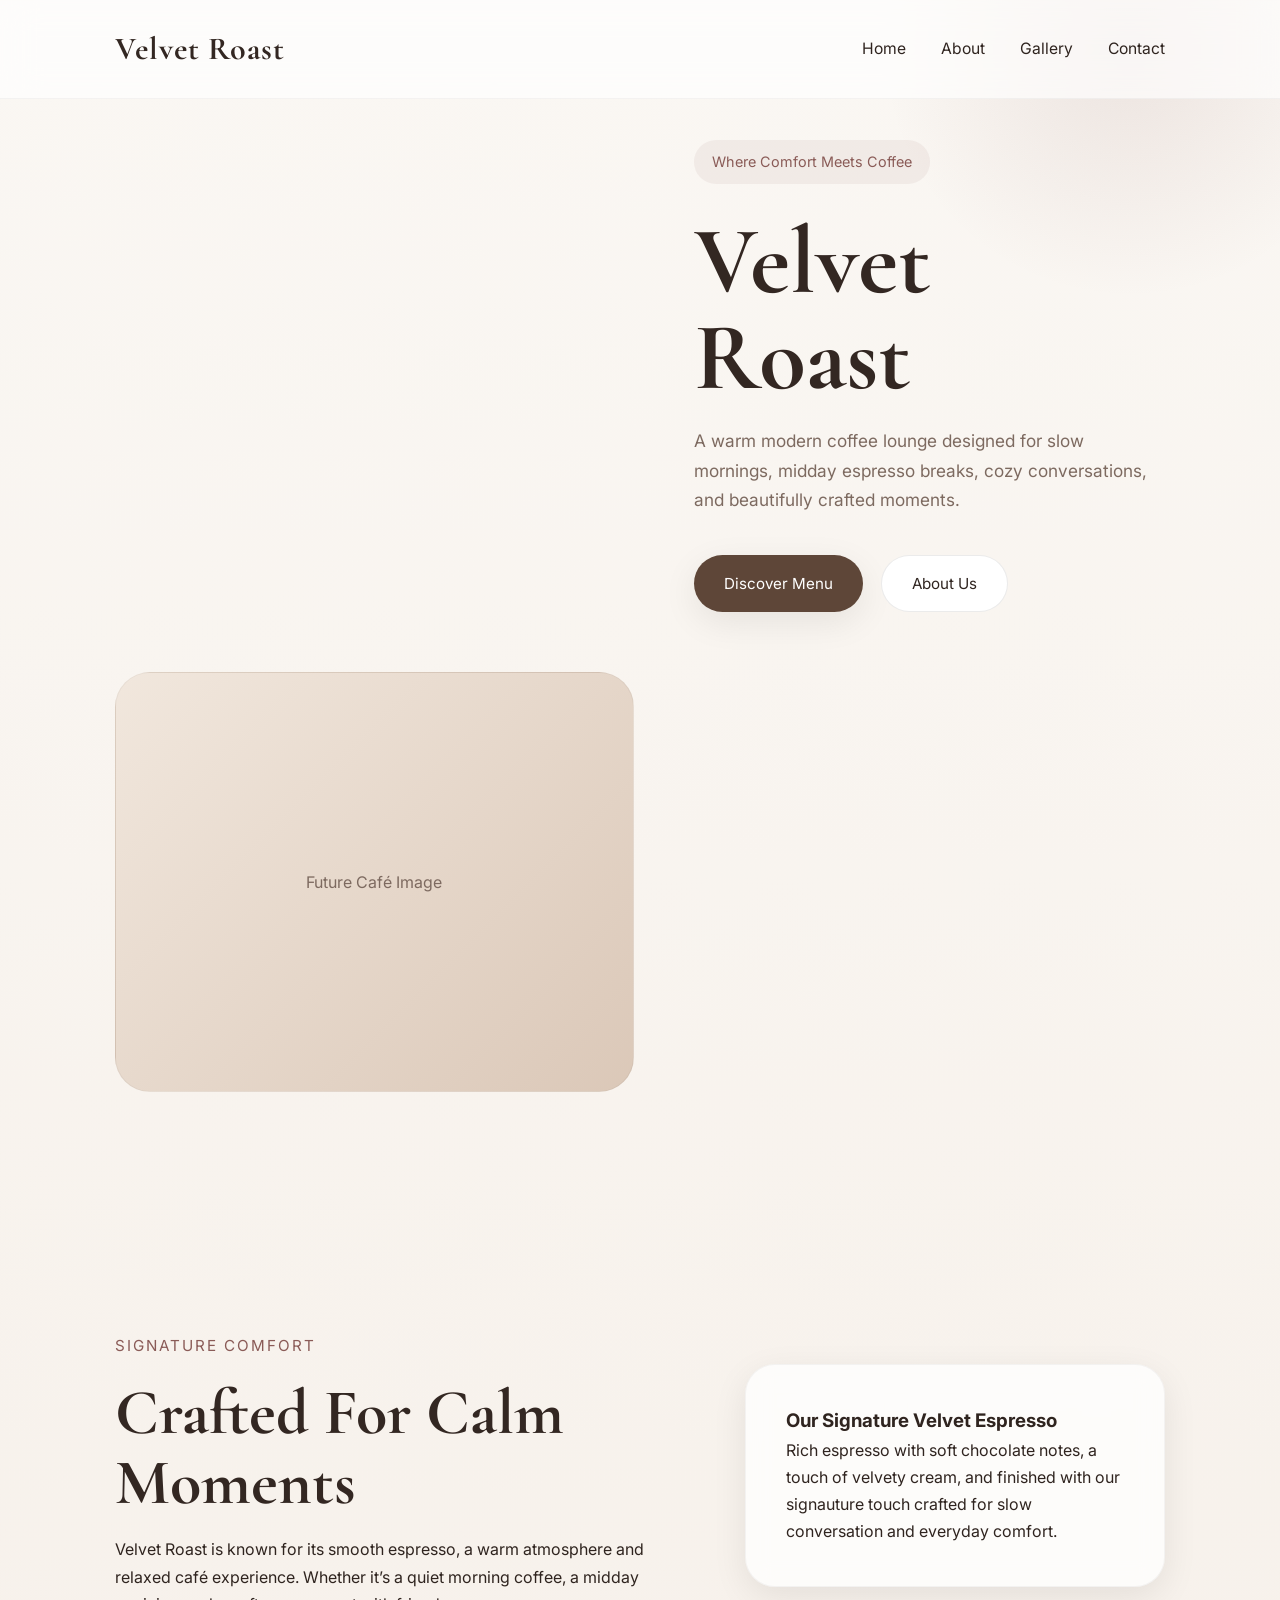
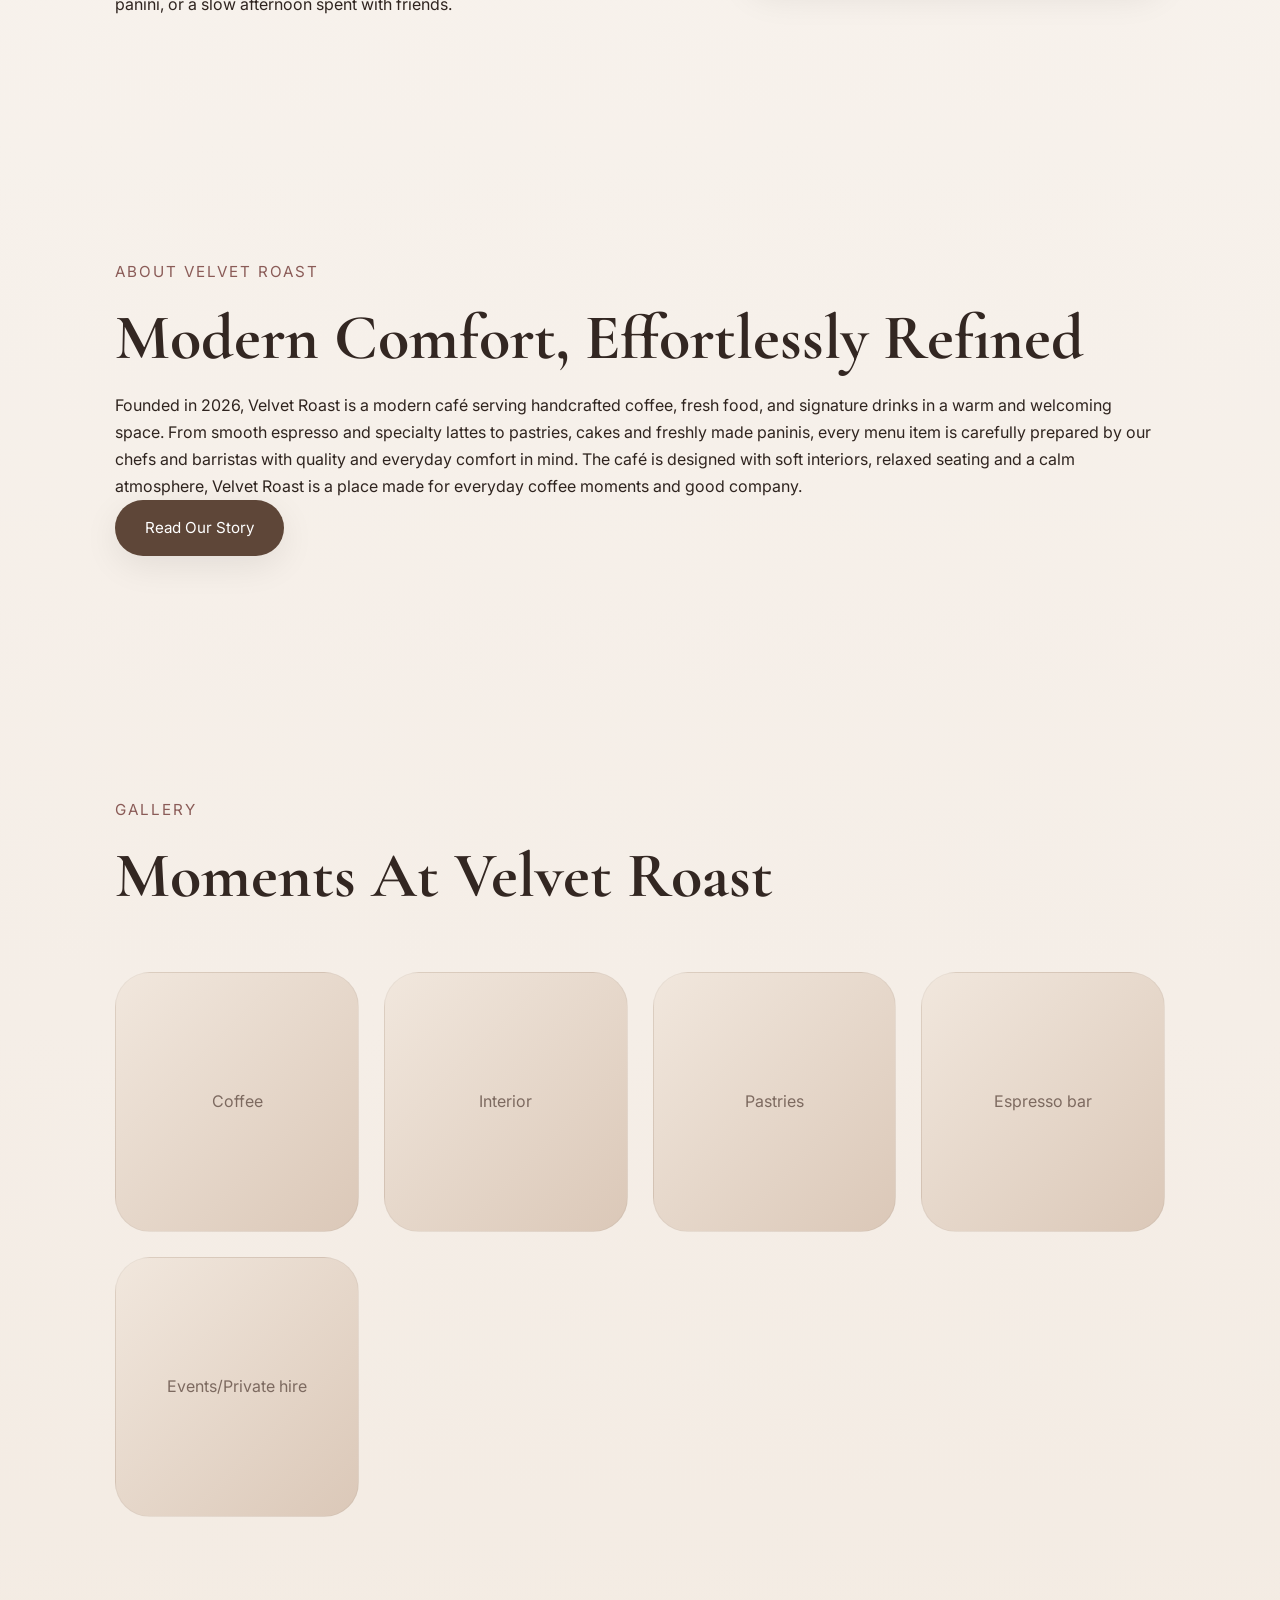
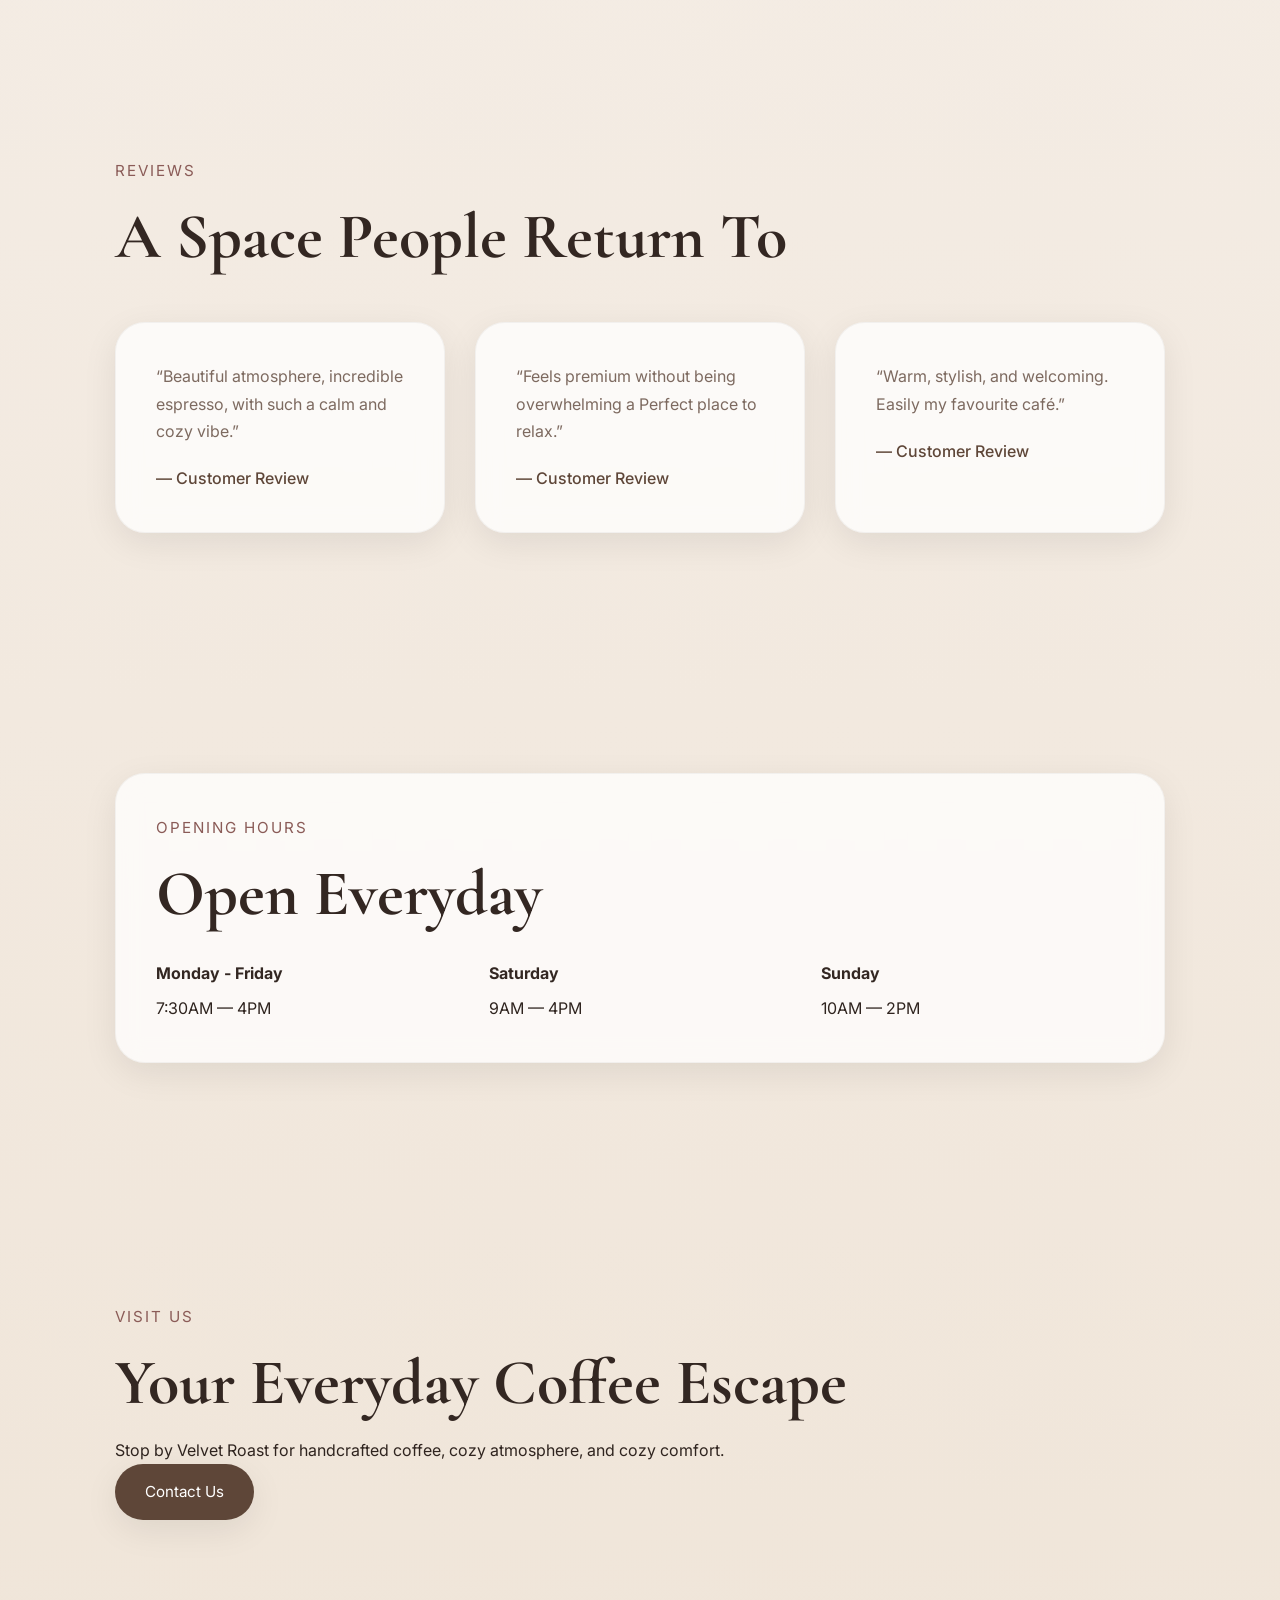
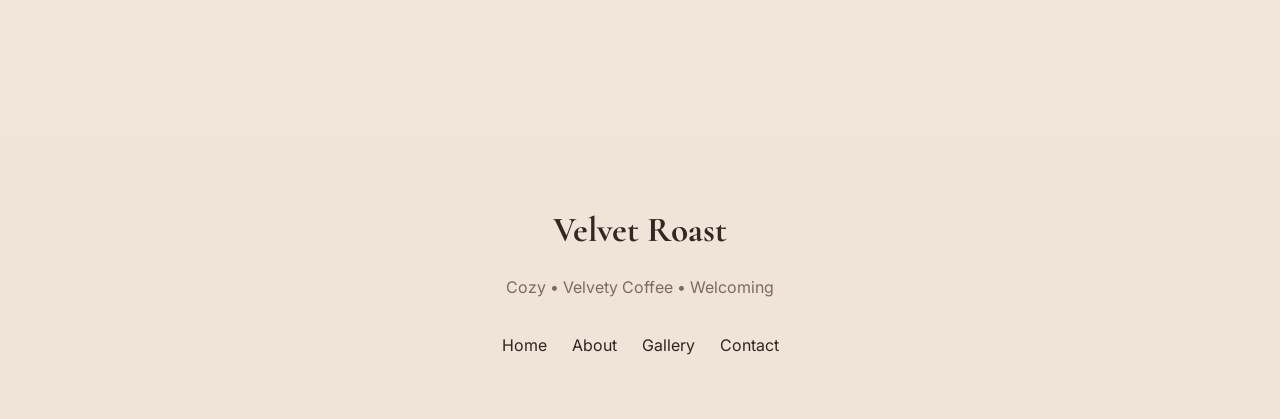
<file: index.html>
<!DOCTYPE html>
<html lang="en">
<head>
    <meta charset="UTF-8" />
    <meta name="viewport" content="width=device-width, initial-scale=1.0" />

    <title>Velvet Roast</title>

    <!-- GOOGLE FONTS -->

    <link rel="preconnect" href="https://fonts.googleapis.com">

    <link href="https://fonts.googleapis.com/css2?family=Cormorant+Garamond:wght@400;500;600;700&family=Inter:wght@300;400;500;600&display=swap" rel="stylesheet">

    <!-- CSS -->

    <link rel="stylesheet" href="style.css">

</head>

<body>

    <!-- NAVBAR -->

    <nav>

        <div class="logo">
            Velvet Roast
        </div>

        <ul>

            <li>
                <a href="index.html">Home</a>
            </li>

            <li>
                <a href="about.html">About</a>
            </li>

            <li>
                <a href="gallery.html">Gallery</a>
            </li>

            <li>
                <a href="contact.html">Contact</a>
            </li>

        </ul>

    </nav>

    <!-- HERO SECTION -->

    <section class="hero">

        <div class="hero-overlay"></div>

        <div class="hero-content fade-in">

            <span class="hero-tag">
                Where Comfort Meets Coffee
            </span>

            <h1>
                Velvet Roast
            </h1>

            <p>
                A warm modern coffee lounge designed for slow mornings,
                midday espresso breaks, cozy conversations,
                and beautifully crafted moments.
            </p>

            <div class="hero-buttons">

                <a href="#" class="btn primary-btn">
                    Discover Menu
                </a>

                <a href="about.html" class="btn secondary-btn">
                    About Us
                </a>

            </div>

        </div>

        <!-- HERO IMAGE PLACEHOLDER -->

        <div class="hero-image fade-in">

            <div class="image-placeholder">
                Future Café Image
            </div>

        </div>

    </section>

    <!-- SIGNATURE SECTION -->

    <section class="signature-section">

        <div class="signature-text fade-in">

            <span class="section-subtitle">
                Signature Comfort
            </span>

            <h2 class="section-title">
                Crafted For Calm Moments
            </h2>

            <p>
                Velvet Roast is known for its smooth espresso, a
                warm atmosphere and relaxed café experience.
                Whether it’s a quiet morning coffee, a midday panini, or a slow afternoon spent with friends.
            </p>

        </div>

        <div class="signature-card card fade-in">

            <h3>
                Our Signature Velvet Espresso
            </h3>

            <p>
                Rich espresso with soft chocolate notes,
                a touch of velvety cream, and finished with our signauture touch
                crafted for slow conversation and everyday comfort.
            </p>

        </div>

    </section>

    <!-- ABOUT PREVIEW -->

    <section class="about-preview">

        <div class="about-preview-content fade-in">

            <span class="section-subtitle">
                About Velvet Roast
            </span>

            <h2 class="section-title">
                Modern Comfort, Effortlessly Refined
            </h2>

            <p>
               Founded in 2026, Velvet Roast is a modern café serving handcrafted coffee, fresh food,
                and signature drinks in a warm and welcoming space. From smooth espresso and specialty lattes to pastries, cakes
                and freshly made paninis, every menu item is carefully prepared by our chefs and barristas with quality and 
                everyday comfort in mind.
                The café is designed with soft interiors, relaxed seating and a calm atmosphere, 
                Velvet Roast is a place made for everyday coffee moments and good company.
            </p>

            <a href="about.html" class="btn primary-btn">
                Read Our Story
            </a>

        </div>

    </section>

    <!-- GALLERY PREVIEW -->

    <section class="gallery-preview">

        <div class="gallery-header fade-in">

            <span class="section-subtitle">
                Gallery
            </span>

            <h2 class="section-title">
                Moments At Velvet Roast
            </h2>

        </div>

        <div class="gallery-grid">

            <div class="gallery-item image-placeholder fade-in">
                Coffee
            </div>

            <div class="gallery-item image-placeholder fade-in">
                Interior
            </div>

            <div class="gallery-item image-placeholder fade-in">
                Pastries
            </div>

            <div class="gallery-item image-placeholder fade-in">
                Espresso bar
            </div>

            <div class="gallery-item image-placeholder fade-in">
                Events/Private hire
            </div>

        </div>

    </section>

    <!-- REVIEWS -->

    <section class="reviews-section">

        <div class="reviews-header fade-in">

            <span class="section-subtitle">
                Reviews
            </span>

            <h2 class="section-title">
                A Space People Return To
            </h2>

        </div>

        <div class="reviews-grid">

            <div class="review-card card fade-in">

                <p>
                    “Beautiful atmosphere, incredible espresso,
                    with such a calm and cozy vibe.”
                </p>

                <span>
                    — Customer Review
                </span>

            </div>

            <div class="review-card card fade-in">

                <p>
                    “Feels premium without being overwhelming a
                    Perfect place to relax.”
                </p>

                <span>
                    — Customer Review
                </span>

            </div>

            <div class="review-card card fade-in">

                <p>
                    “Warm, stylish, and welcoming.
                    Easily my favourite café.”
                </p>

                <span>
                    — Customer Review
                </span>

            </div>

        </div>

    </section>

    <!-- HOURS SECTION -->

    <section class="hours-section">

        <div class="hours-content card fade-in">

            <span class="section-subtitle">
                Opening Hours
            </span>

            <h2 class="section-title">
                Open Everyday
            </h2>

            <div class="hours-grid">

                <div>
                    <h4>Monday - Friday</h4>
                    <p>7:30AM — 4PM</p>
                </div>

                <div>
                    <h4>Saturday</h4>
                    <p>9AM — 4PM</p>
                </div>

                <div>
                    <h4>Sunday</h4>
                    <p>10AM — 2PM</p>
                </div>

            </div>

        </div>

    </section>

    <!-- CONTACT PREVIEW -->

    <section class="contact-preview">

        <div class="contact-content fade-in">

            <span class="section-subtitle">
                Visit Us
            </span>

            <h2 class="section-title">
                Your Everyday Coffee Escape
            </h2>

            <p>
                Stop by Velvet Roast for handcrafted coffee,
                cozy atmosphere, and cozy comfort.
            </p>

            <a href="contact.html" class="btn primary-btn">
                Contact Us
            </a>

        </div>

    </section>

    <!-- FOOTER -->

    <footer>

        <div class="footer-content">

            <h3>
                Velvet Roast
            </h3>

            <p>
                Cozy • Velvety Coffee • Welcoming
            </p>

            <div class="footer-links">

                <a href="index.html">Home</a>
                <a href="about.html">About</a>
                <a href="gallery.html">Gallery</a>
                <a href="contact.html">Contact</a>

            </div>

        </div>

    </footer>

    <!-- SCRIPT -->

    <script src="script.js"></script>

</body>
</html>
</file>
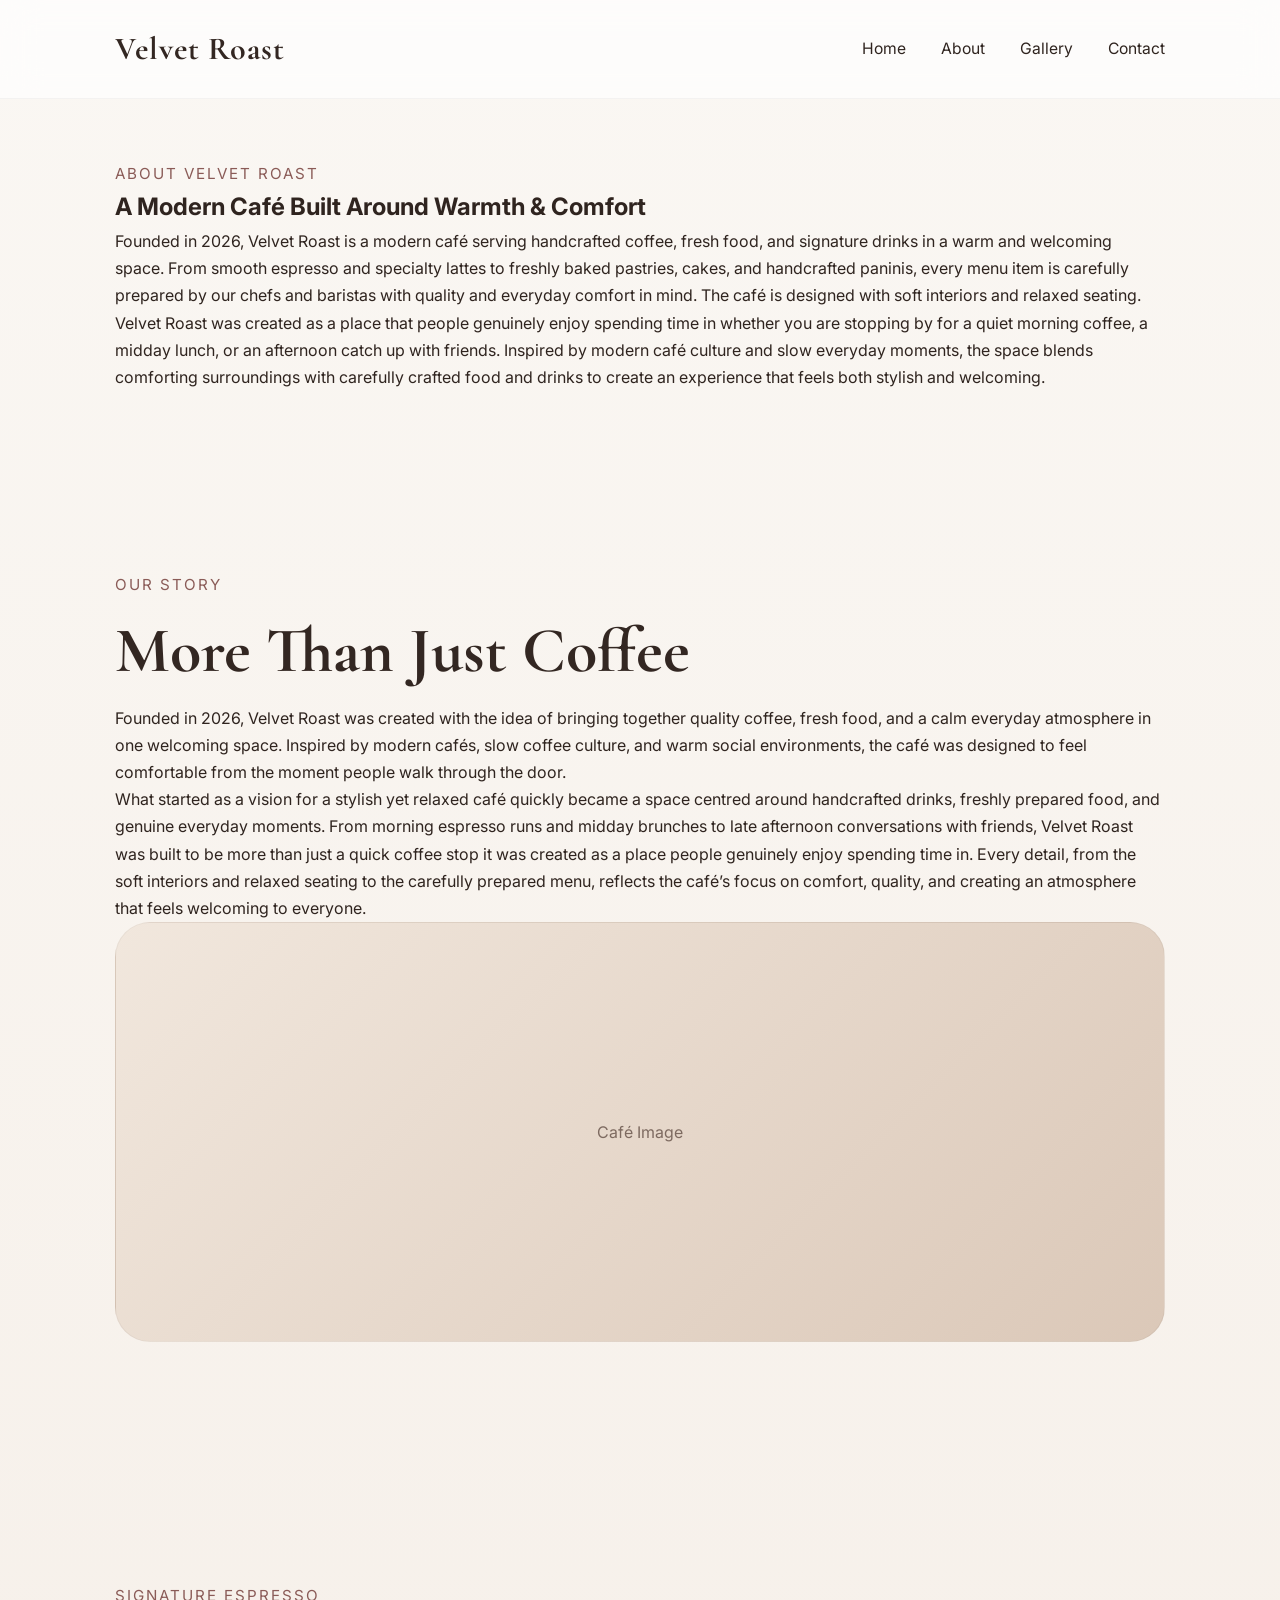
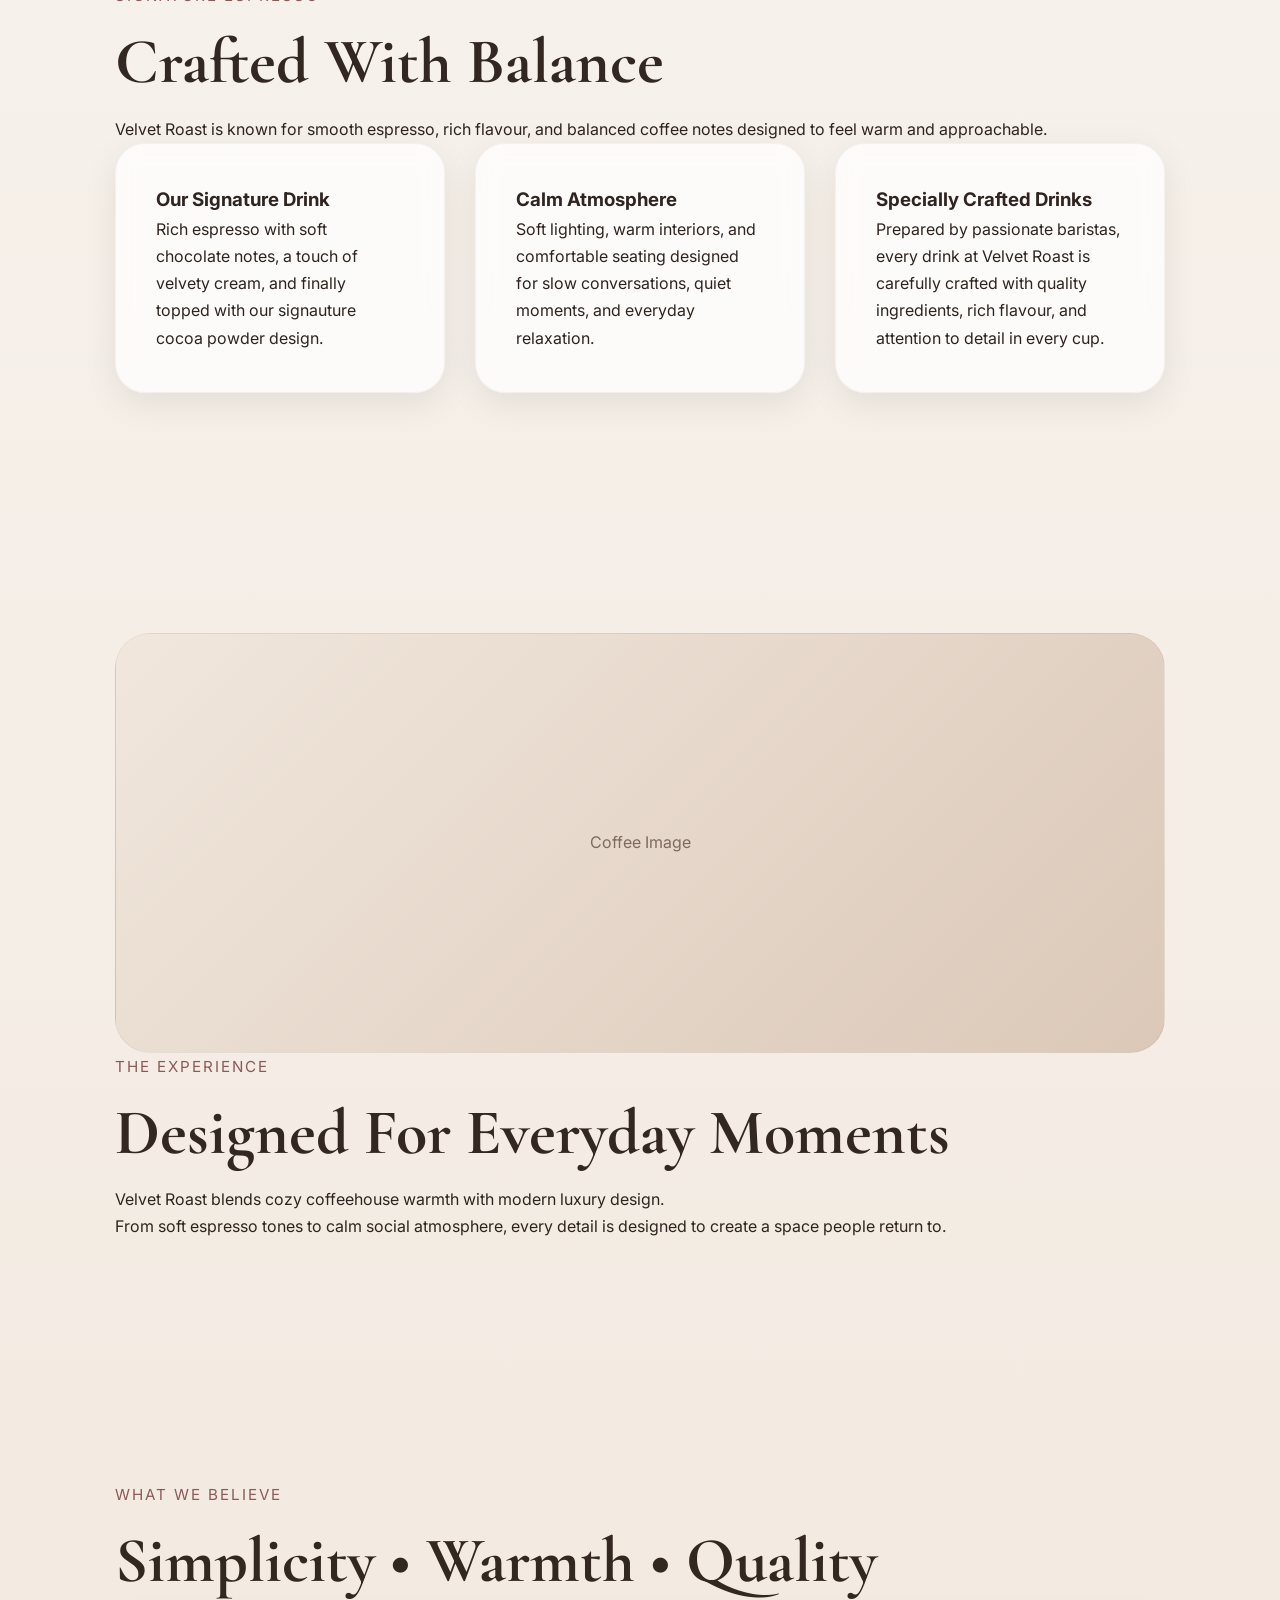
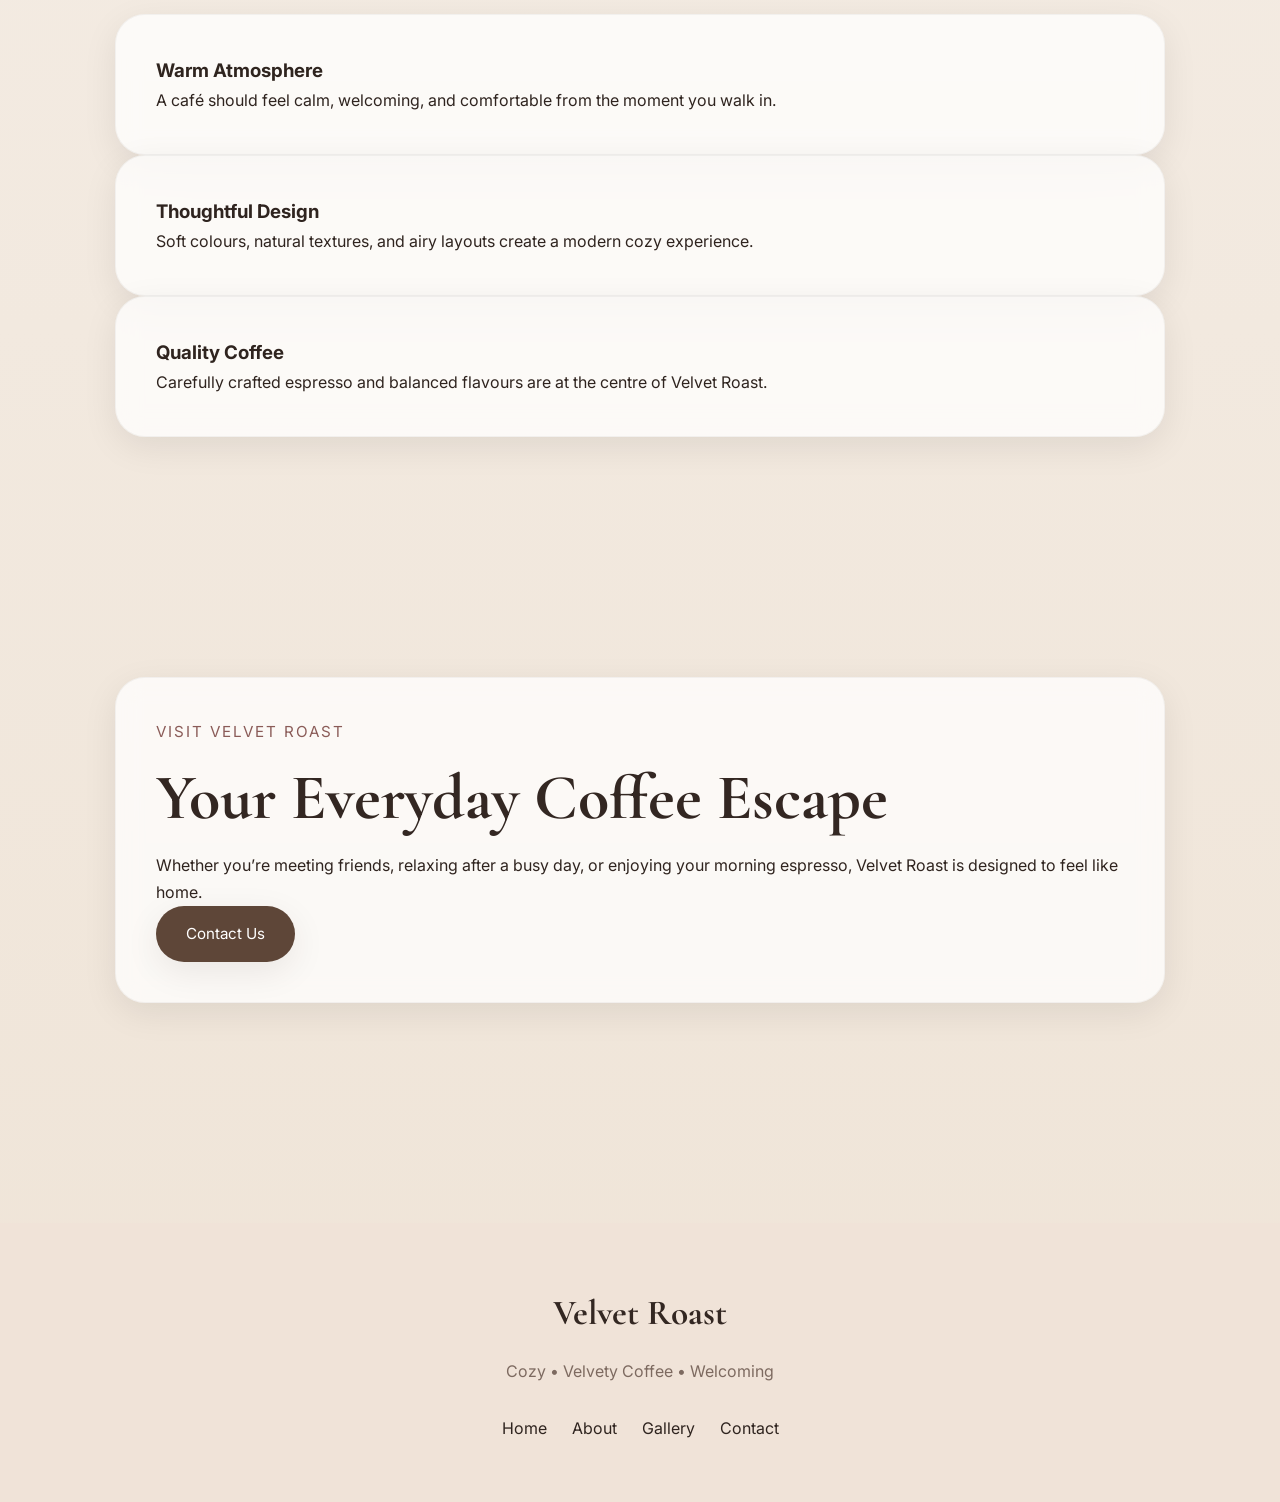
<file: about.html>
<!DOCTYPE html>
<html lang="en">
<head>

    <meta charset="UTF-8" />

    <meta name="viewport" content="width=device-width, initial-scale=1.0" />

    <title>About | Velvet Roast</title>

    <!-- GOOGLE FONTS -->

    <link rel="preconnect" href="https://fonts.googleapis.com">

    <link href="https://fonts.googleapis.com/css2?family=Cormorant+Garamond:wght@400;500;600;700&family=Inter:wght@300;400;500;600&display=swap" rel="stylesheet">

    <!-- CSS -->

    <link rel="stylesheet" href="style.css">

</head>

<body>

    <!-- NAVBAR -->

    <nav>

        <div class="logo">
            Velvet Roast
        </div>

        <ul>

            <li>
                <a href="index.html">Home</a>
            </li>

            <li>
                <a href="about.html">About</a>
            </li>

            <li>
                <a href="gallery.html">Gallery</a>
            </li>

            <li>
                <a href="contact.html">Contact</a>
            </li>

        </ul>

    </nav>

    <!-- ABOUT HERO -->

    <section class="page-hero">

        <div class="page-hero-content fade-in">

            <span class="section-subtitle">
                About Velvet Roast
            </span>

            <h1>
                A Modern Café Built Around Warmth & Comfort
            </h1>

            <p>
                Founded in 2026, Velvet Roast is a modern café serving handcrafted coffee, fresh food, and signature drinks 
                in a warm and welcoming space. From smooth espresso and specialty lattes to freshly baked pastries, cakes, 
                and handcrafted paninis, every menu item is carefully prepared by our chefs and baristas with quality 
                and everyday comfort in mind.
                The café is designed with soft interiors and relaxed seating. Velvet Roast was created as a place that people
                genuinely enjoy spending time in whether you are stopping by for a quiet morning coffee, a midday lunch, or an afternoon 
                catch up with friends. Inspired by modern café culture and slow everyday moments, the space blends comforting 
                surroundings with carefully crafted food and drinks to create an experience that feels both stylish and welcoming.
            </p>

        </div>

    </section>

    <!-- BRAND STORY -->

    <section class="story-section">

        <div class="story-grid">

            <div class="story-text fade-in">

                <span class="section-subtitle">
                    Our Story
                </span>

                <h2 class="section-title">
                    More Than Just Coffee
                </h2>

                <p>
                  Founded in 2026, Velvet Roast was created with the idea of bringing together quality coffee, 
                    fresh food, and a calm everyday atmosphere in one welcoming space. Inspired by modern cafés, 
                    slow coffee culture, and warm social environments, the café was designed to feel comfortable from 
                    the moment people walk through the door.

                </p>

                <p>
                   What started as a vision for a stylish yet relaxed café quickly 
                    became a space centred around handcrafted drinks, freshly prepared food, 
                    and genuine everyday moments. From morning espresso runs and midday brunches 
                    to late afternoon conversations with friends, Velvet Roast was built to be more 
                    than just a quick coffee stop it was created as a place people genuinely enjoy spending time in.
                   Every detail, from the soft interiors and relaxed seating to the carefully prepared menu, 
                    reflects the café’s focus on comfort, quality, and creating an atmosphere that feels welcoming to everyone.
                </p>

            </div>

            <div class="story-image fade-in">

                <div class="image-placeholder">
                    Café Image
                </div>

            </div>

        </div>

    </section>

    <!-- SIGNATURE COFFEE -->

    <section class="signature-about-section">

        <div class="signature-about-content fade-in">

            <span class="section-subtitle">
                Signature Espresso
            </span>

            <h2 class="section-title">
                Crafted With Balance
            </h2>

            <p>
                Velvet Roast is known for smooth espresso,
                rich flavour, and balanced coffee notes
                designed to feel warm and approachable.
            </p>

        </div>

        <div class="signature-cards grid">

            <div class="card fade-in">

                <h3>
                    Our Signature Drink
                </h3>

                <p>
              Rich espresso with soft chocolate notes, a touch of velvety cream, 
            and finally topped with our signauture cocoa powder design.
                </p>

            </div>

            <div class="card fade-in">

                <h3>
                    Calm Atmosphere
                </h3>

                <p>
                 Soft lighting, warm interiors, 
                 and comfortable seating designed for slow conversations, quiet moments, 
                 and everyday relaxation.
                </p>

            </div>

            <div class="card fade-in">

                <h3>
                    Specially Crafted Drinks
                </h3>

                <p>
                  Prepared by passionate baristas, every drink at Velvet Roast is carefully crafted with quality ingredients, 
                  rich flavour, and attention to detail in every cup.
                </p>

            </div>

        </div>

    </section>

    <!-- EXPERIENCE SECTION -->

    <section class="experience-section">

        <div class="experience-grid">

            <div class="experience-image fade-in">

                <div class="image-placeholder">
                    Coffee Image
                </div>

            </div>

            <div class="experience-text fade-in">

                <span class="section-subtitle">
                    The Experience
                </span>

                <h2 class="section-title">
                    Designed For Everyday Moments
                </h2>

                <p>
                    Velvet Roast blends cozy coffeehouse warmth
                    with modern luxury design.
                </p>

                <p>
                    From soft espresso tones
                    to calm social atmosphere,
                    every detail is designed
                    to create a space people return to.
                </p>

            </div>

        </div>

    </section>

    <!-- VALUES SECTION -->

    <section class="values-section">

        <div class="values-header fade-in">

            <span class="section-subtitle">
                What We Believe
            </span>

            <h2 class="section-title">
                Simplicity • Warmth • Quality
            </h2>

        </div>

        <div class="values-grid">

            <div class="card fade-in">

                <h3>
                    Warm Atmosphere
                </h3>

                <p>
                    A café should feel calm,
                    welcoming, and comfortable
                    from the moment you walk in.
                </p>

            </div>

            <div class="card fade-in">

                <h3>
                    Thoughtful Design
                </h3>

                <p>
                    Soft colours, natural textures,
                    and airy layouts create
                    a modern cozy experience.
                </p>

            </div>

            <div class="card fade-in">

                <h3>
                    Quality Coffee
                </h3>

                <p>
                    Carefully crafted espresso
                    and balanced flavours
                    are at the centre of Velvet Roast.
                </p>

            </div>

        </div>

    </section>

    <!-- VISIT SECTION -->

    <section class="visit-section">

        <div class="visit-content card fade-in">

            <span class="section-subtitle">
                Visit Velvet Roast
            </span>

            <h2 class="section-title">
                Your Everyday Coffee Escape
            </h2>

            <p>
                Whether you’re meeting friends,
                relaxing after a busy day,
                or enjoying your morning espresso,
                Velvet Roast is designed to feel like home.
            </p>

            <a href="contact.html" class="btn primary-btn">
                Contact Us
            </a>

        </div>

    </section>

    <!-- FOOTER -->

    <footer>

        <div class="footer-content">

            <h3>
                Velvet Roast
            </h3>

            <p>
                Cozy • Velvety Coffee • Welcoming
            </p>

            <div class="footer-links">

                <a href="index.html">Home</a>
                <a href="about.html">About</a>
                <a href="gallery.html">Gallery</a>
                <a href="contact.html">Contact</a>

            </div>

        </div>

    </footer>

    <!-- SCRIPT -->

    <script src="script.js"></script>

</body>
</html>
</file>
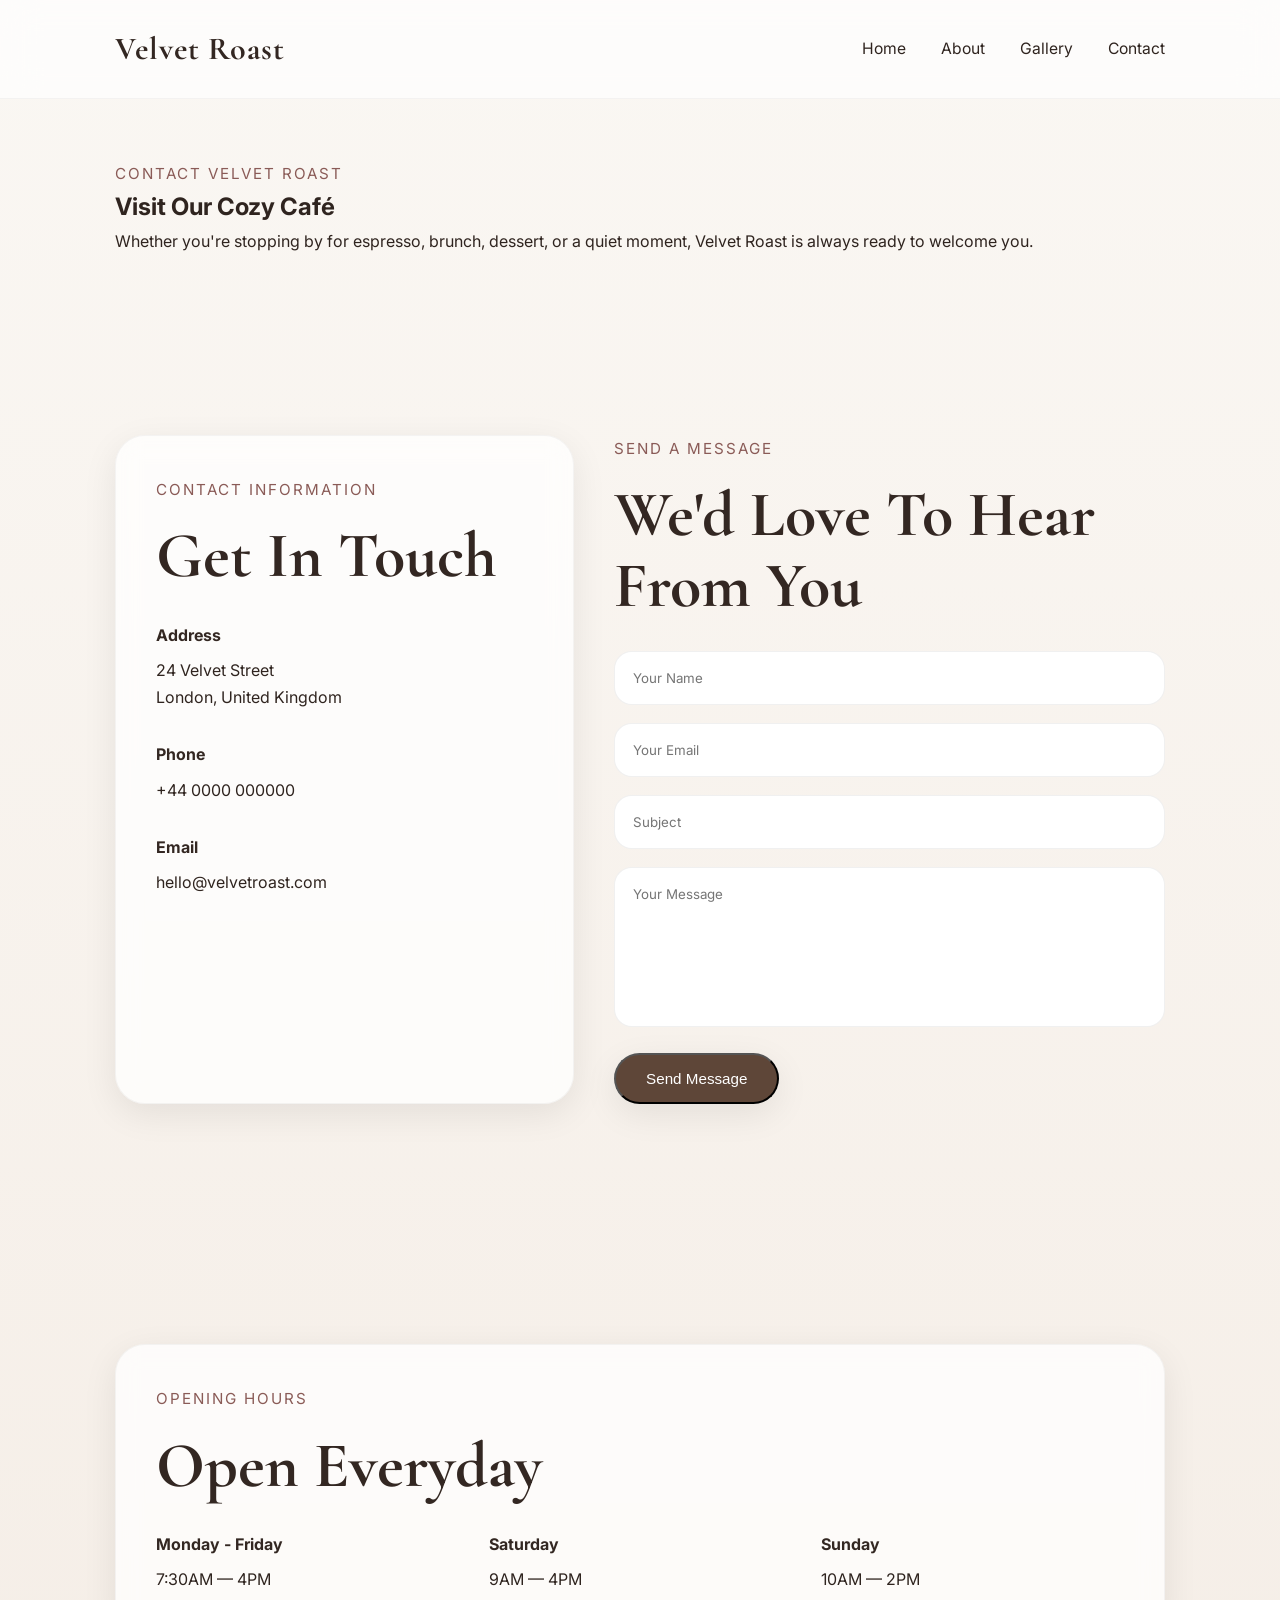
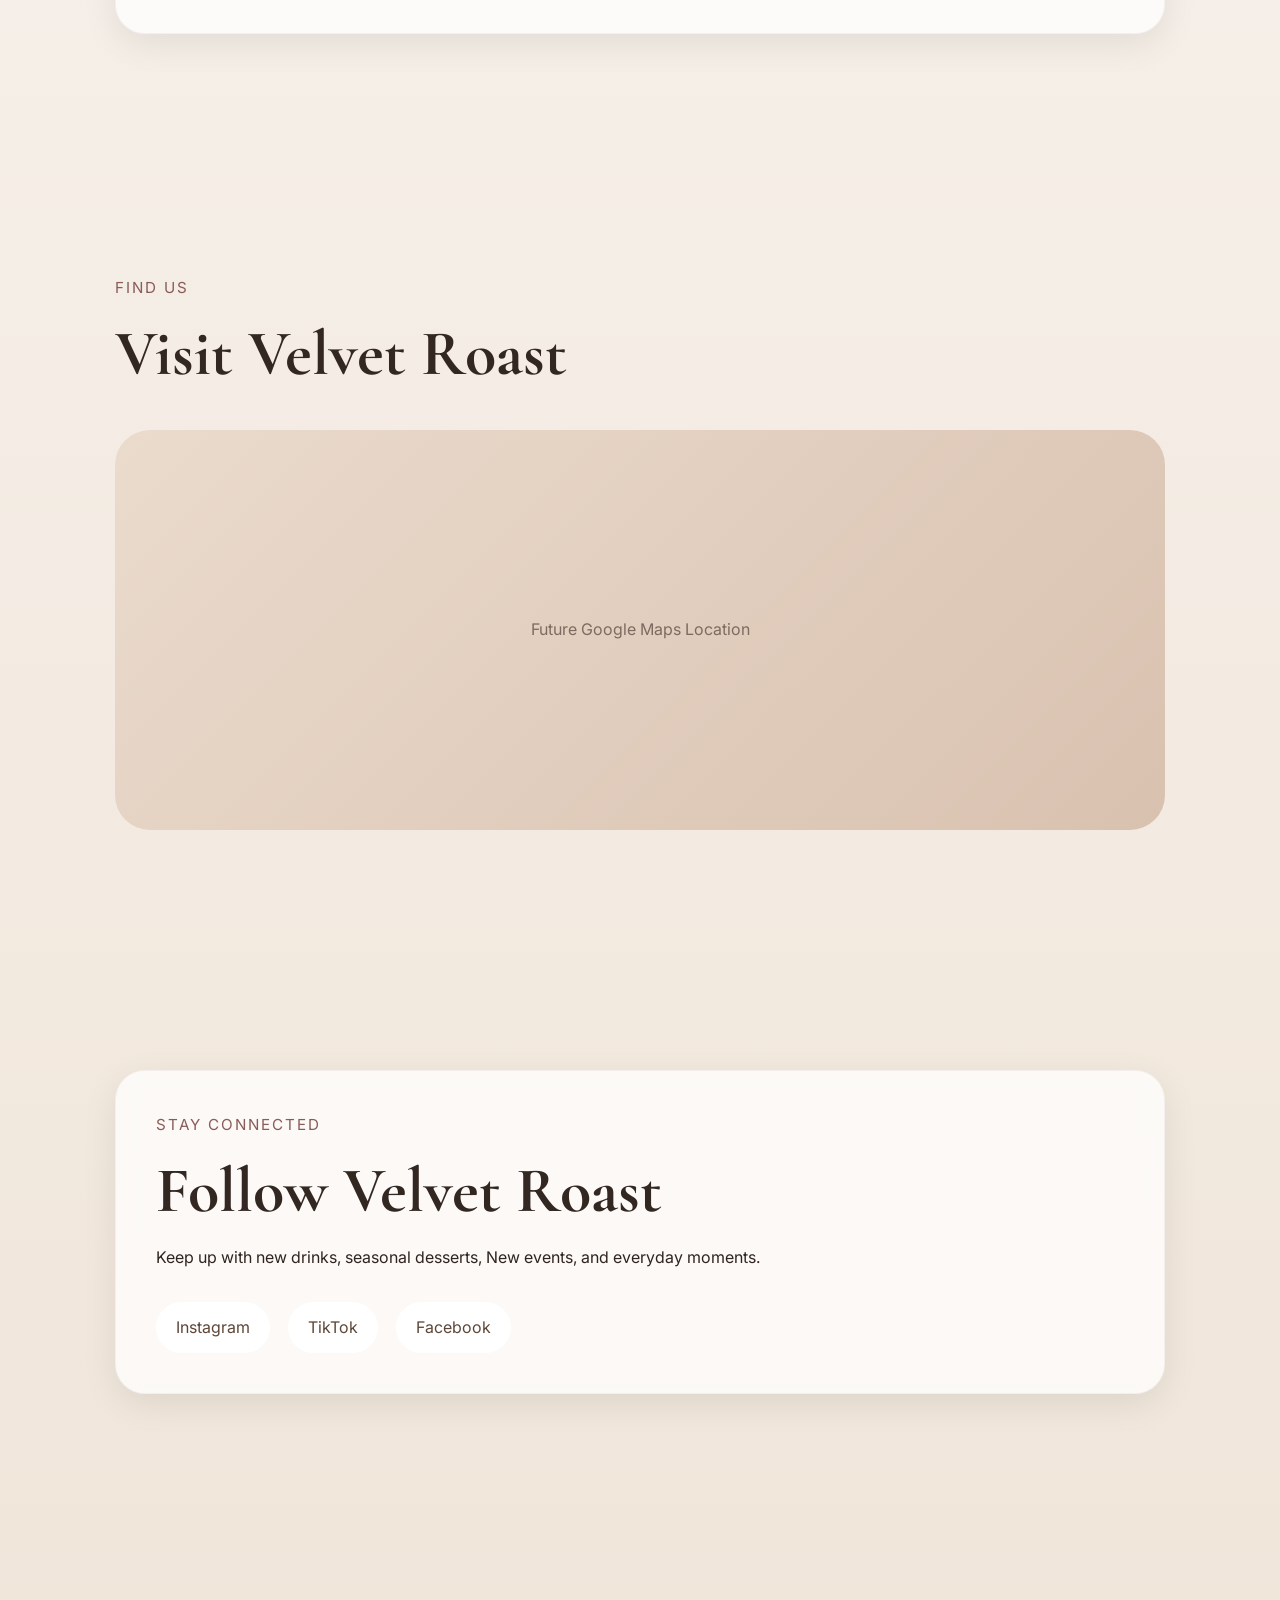
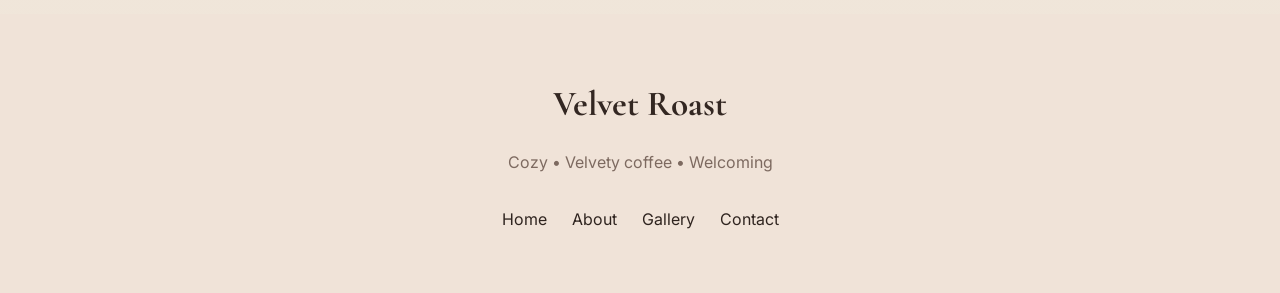
<file: contact.html>
<!DOCTYPE html>
<html lang="en">
<head>

    <meta charset="UTF-8" />

    <meta name="viewport" content="width=device-width, initial-scale=1.0" />

    <title>Contact | Velvet Roast</title>

    <!-- GOOGLE FONTS -->

    <link rel="preconnect" href="https://fonts.googleapis.com">

    <link href="https://fonts.googleapis.com/css2?family=Cormorant+Garamond:wght@400;500;600;700&family=Inter:wght@300;400;500;600&display=swap" rel="stylesheet">

    <!-- CSS -->

    <link rel="stylesheet" href="style.css">

</head>

<body>

    <!-- NAVBAR -->

    <nav>

        <div class="logo">
            Velvet Roast
        </div>

        <ul>

            <li>
                <a href="index.html">Home</a>
            </li>

            <li>
                <a href="about.html">About</a>
            </li>

            <li>
                <a href="gallery.html">Gallery</a>
            </li>

            <li>
                <a href="contact.html">Contact</a>
            </li>

        </ul>

    </nav>

    <!-- PAGE HERO -->

    <section class="page-hero">

        <div class="page-hero-content fade-in">

            <span class="section-subtitle">
                Contact Velvet Roast
            </span>

            <h1>
                Visit Our Cozy Café 
            </h1>

            <p>
                Whether you're stopping by for espresso,
                brunch, dessert, or a quiet moment,
                Velvet Roast is always ready to welcome you.
            </p>

        </div>

    </section>

    <!-- CONTACT SECTION -->

    <section class="contact-section">

        <div class="contact-grid">

            <!-- CONTACT INFO -->

            <div class="contact-info card fade-in">

                <span class="section-subtitle">
                    Contact Information
                </span>

                <h2 class="section-title">
                    Get In Touch
                </h2>

                <div class="contact-details">

                    <div class="contact-item">

                        <h4>
                            Address
                        </h4>

                        <p>
                            24 Velvet Street<br>
                            London, United Kingdom
                        </p>

                    </div>

                    <div class="contact-item">

                        <h4>
                            Phone
                        </h4>

                        <p>
                            +44 0000 000000
                        </p>

                    </div>

                    <div class="contact-item">

                        <h4>
                            Email
                        </h4>

                        <p>
                            hello@velvetroast.com
                        </p>

                    </div>

                </div>

            </div>

            <!-- CONTACT FORM -->

            <div class="contact-box fade-in">

                <span class="section-subtitle">
                    Send A Message
                </span>

                <h2 class="section-title">
                    We'd Love To Hear From You
                </h2>

                <form>

                    <input 
                        type="text"
                        placeholder="Your Name"
                        required
                    >

                    <input 
                        type="email"
                        placeholder="Your Email"
                        required
                    >

                    <input 
                        type="text"
                        placeholder="Subject"
                    >

                    <textarea 
                        placeholder="Your Message"
                        required
                    ></textarea>

                    <button class="btn primary-btn">
                        Send Message
                    </button>

                </form>

            </div>

        </div>

    </section>

    <!-- OPENING HOURS -->

    <section class="hours-section">

        <div class="hours-content card fade-in">

            <span class="section-subtitle">
                Opening Hours
            </span>

            <h2 class="section-title">
                Open Everyday
            </h2>

            <div class="hours-grid">

                <div>

                    <h4>
                        Monday - Friday
                    </h4>

                    <p>
                        7:30AM — 4PM
                    </p>

                </div>

                <div>

                    <h4>
                        Saturday
                    </h4>

                    <p>
                        9AM — 4PM
                    </p>

                </div>

                <div>

                    <h4>
                        Sunday
                    </h4>

                    <p>
                        10AM — 2PM
                    </p>

                </div>

            </div>

        </div>

    </section>

    <!-- MAP SECTION -->

    <section class="map-section">

        <div class="map-content fade-in">

            <span class="section-subtitle">
                Find Us
            </span>

            <h2 class="section-title">
                Visit Velvet Roast
            </h2>

            <div class="map-placeholder">

                Future Google Maps Location

            </div>

        </div>

    </section>

    <!-- SOCIAL SECTION -->

    <section class="social-section">

        <div class="social-content card fade-in">

            <span class="section-subtitle">
                Stay Connected
            </span>

            <h2 class="section-title">
                Follow Velvet Roast
            </h2>

            <p>
                Keep up with new drinks,
                seasonal desserts,
                New events,
                and everyday moments.
            </p>

            <div class="social-links">

                <a href="#">
                    Instagram
                </a>

                <a href="#">
                    TikTok
                </a>

                <a href="#">
                    Facebook
                </a>

            </div>

        </div>

    </section>

    <!-- FOOTER -->

    <footer>

        <div class="footer-content">

            <h3>
                Velvet Roast
            </h3>

            <p>
                Cozy • Velvety coffee • Welcoming
            </p>

            <div class="footer-links">

                <a href="index.html">Home</a>
                <a href="about.html">About</a>
                <a href="gallery.html">Gallery</a>
                <a href="contact.html">Contact</a>

            </div>

        </div>

    </footer>

    <!-- SCRIPT -->

    <script src="script.js"></script>

</body>
</html>
</file>
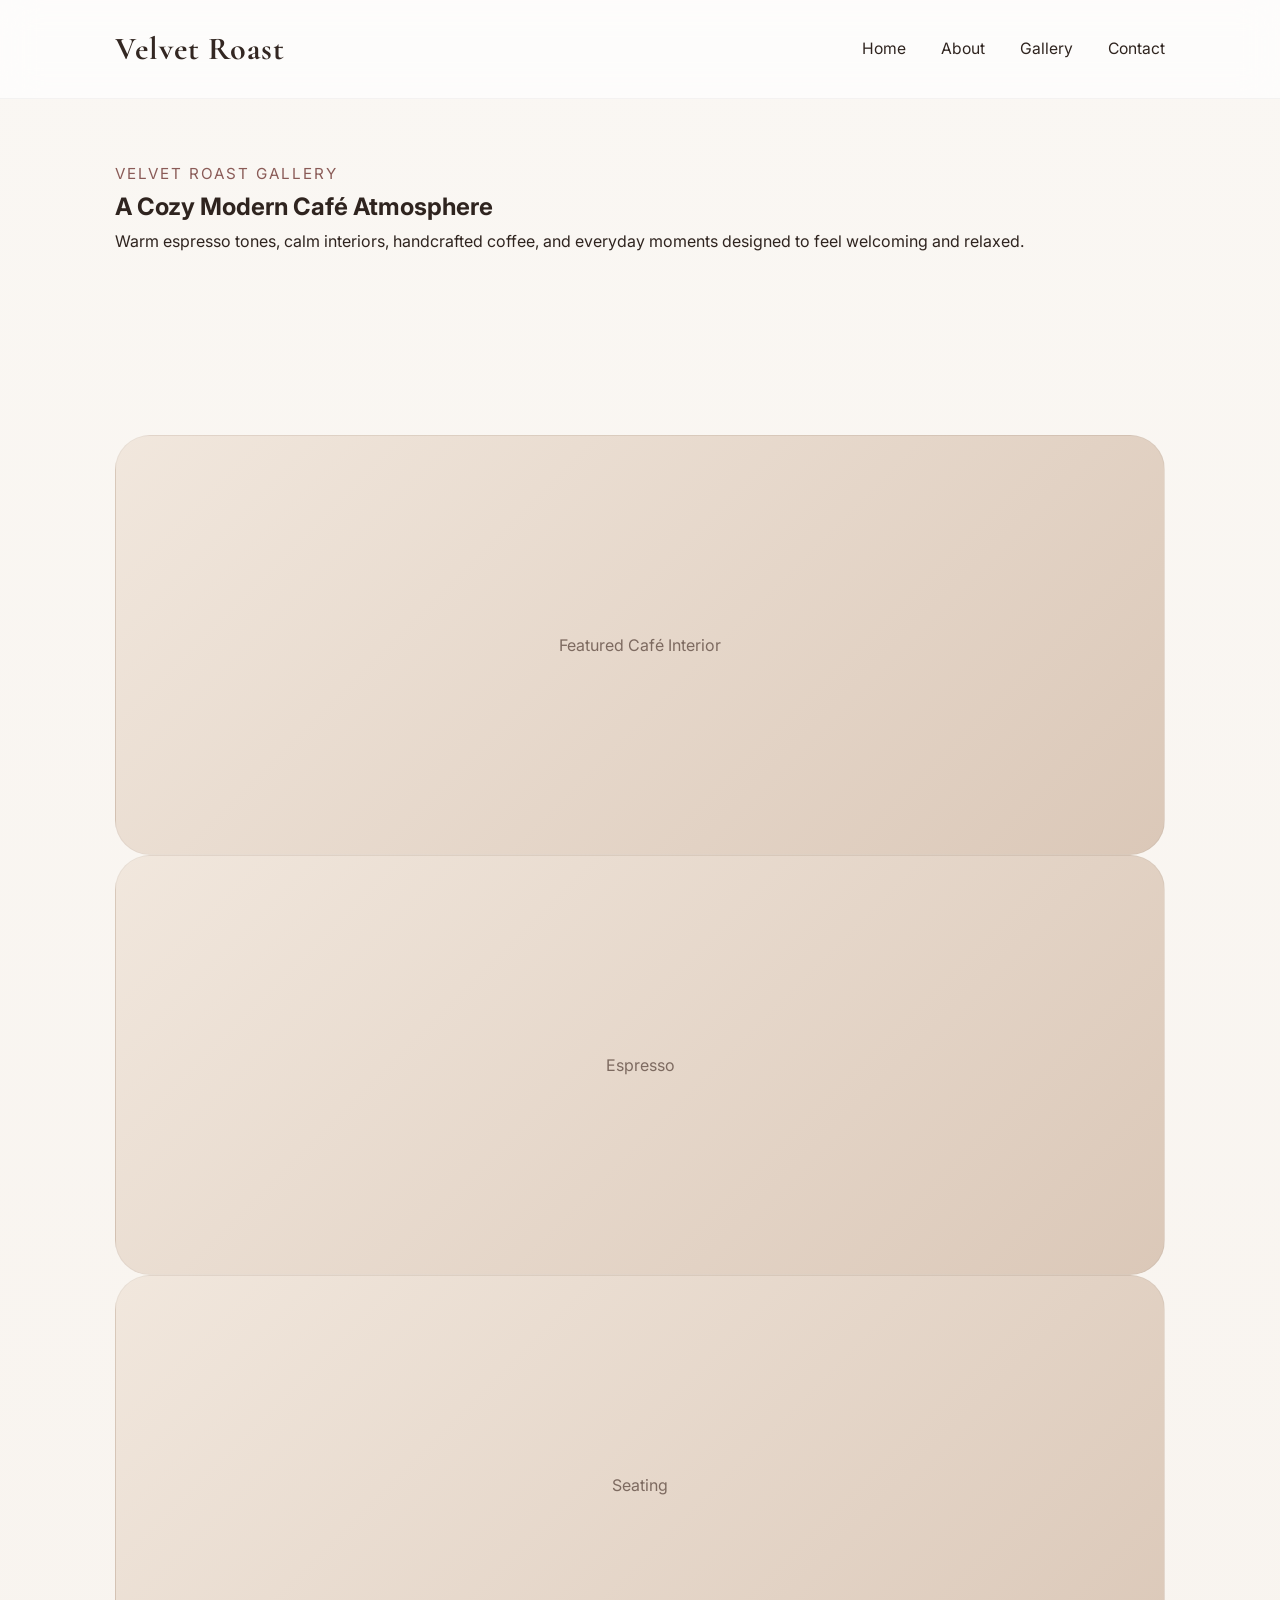
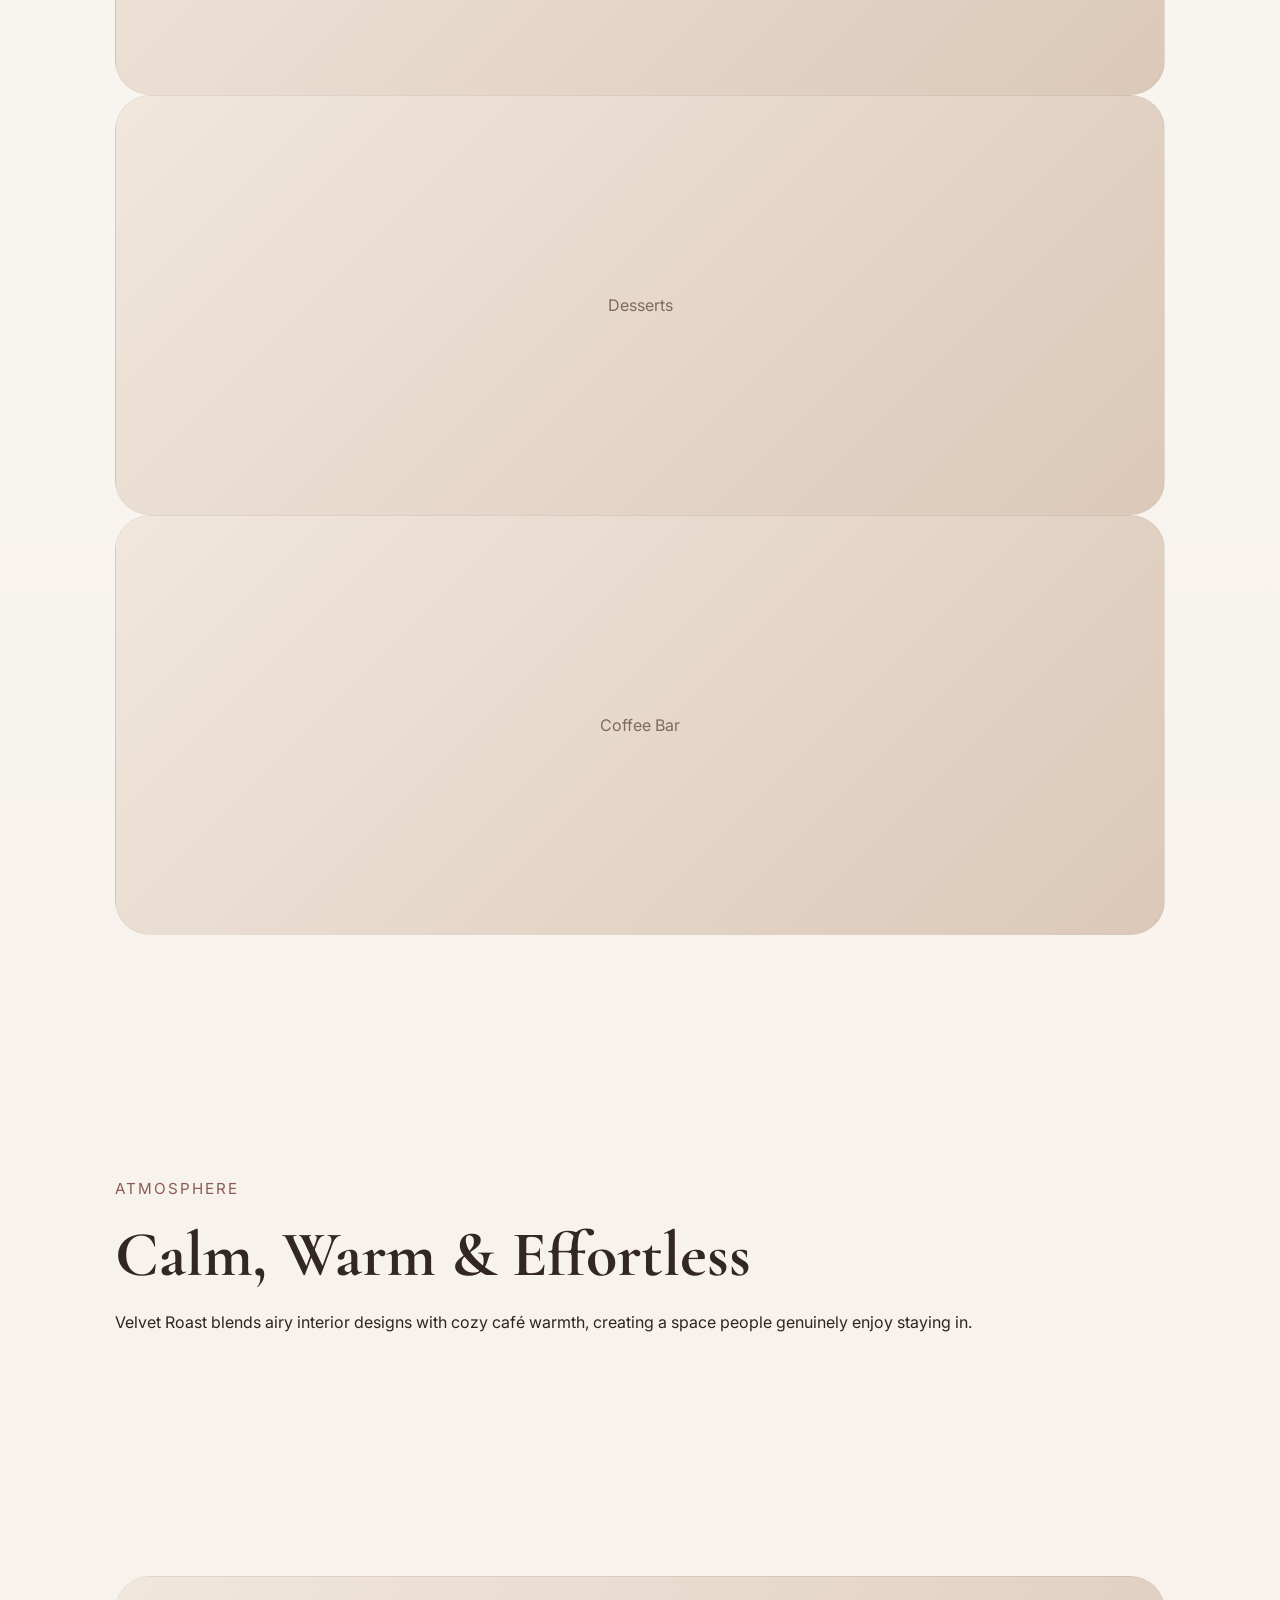
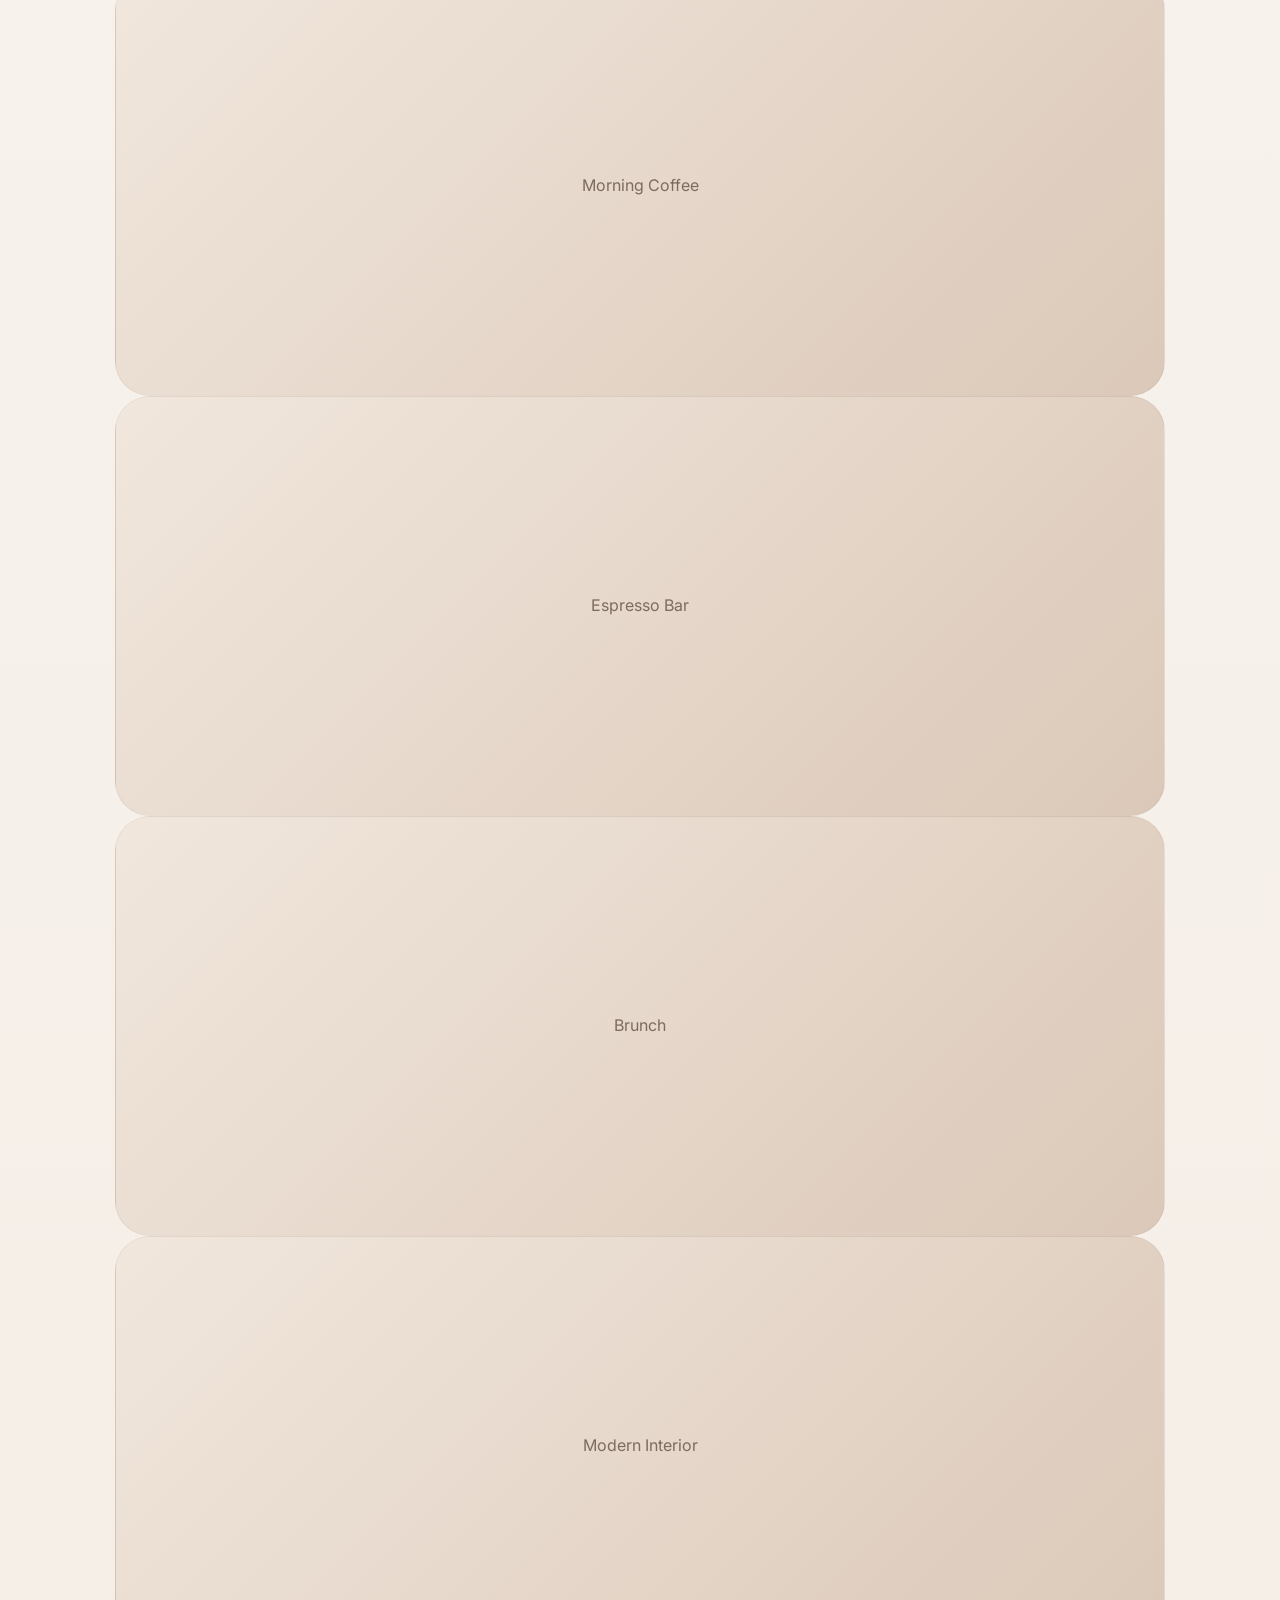
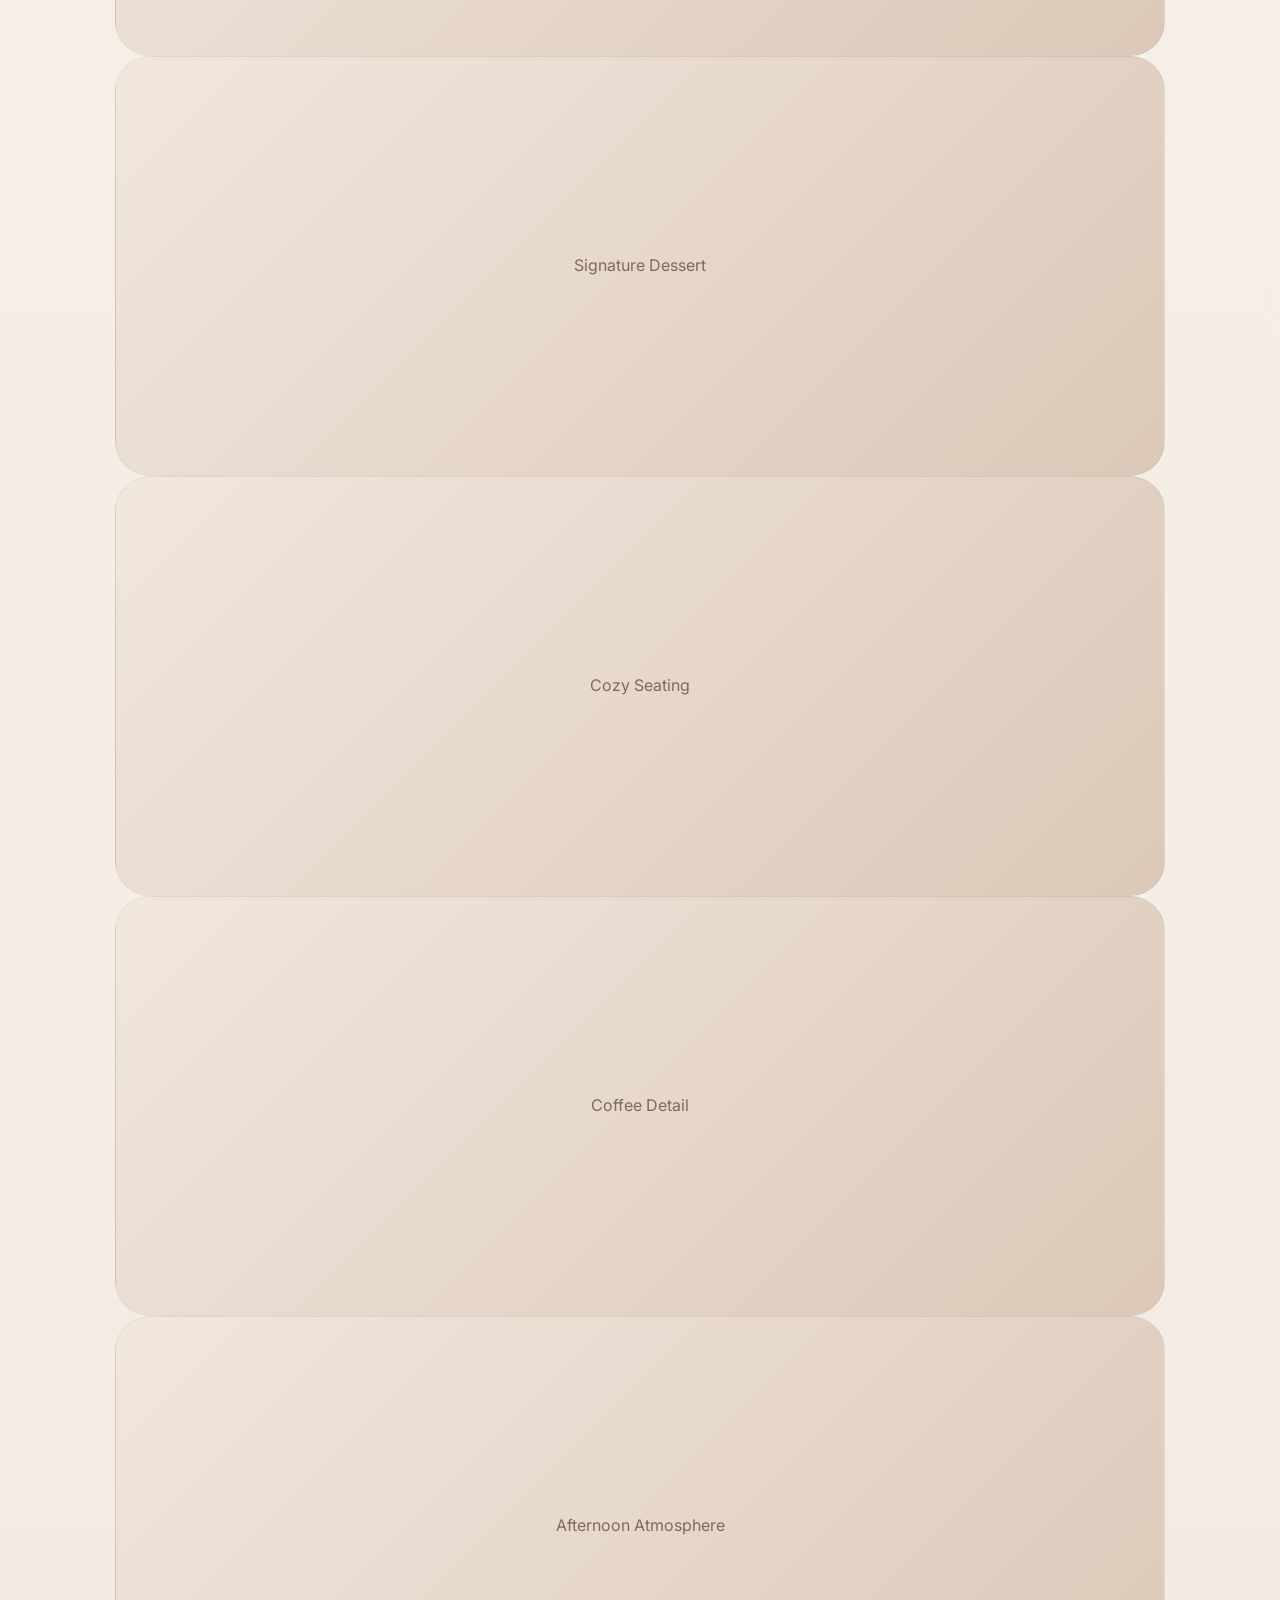
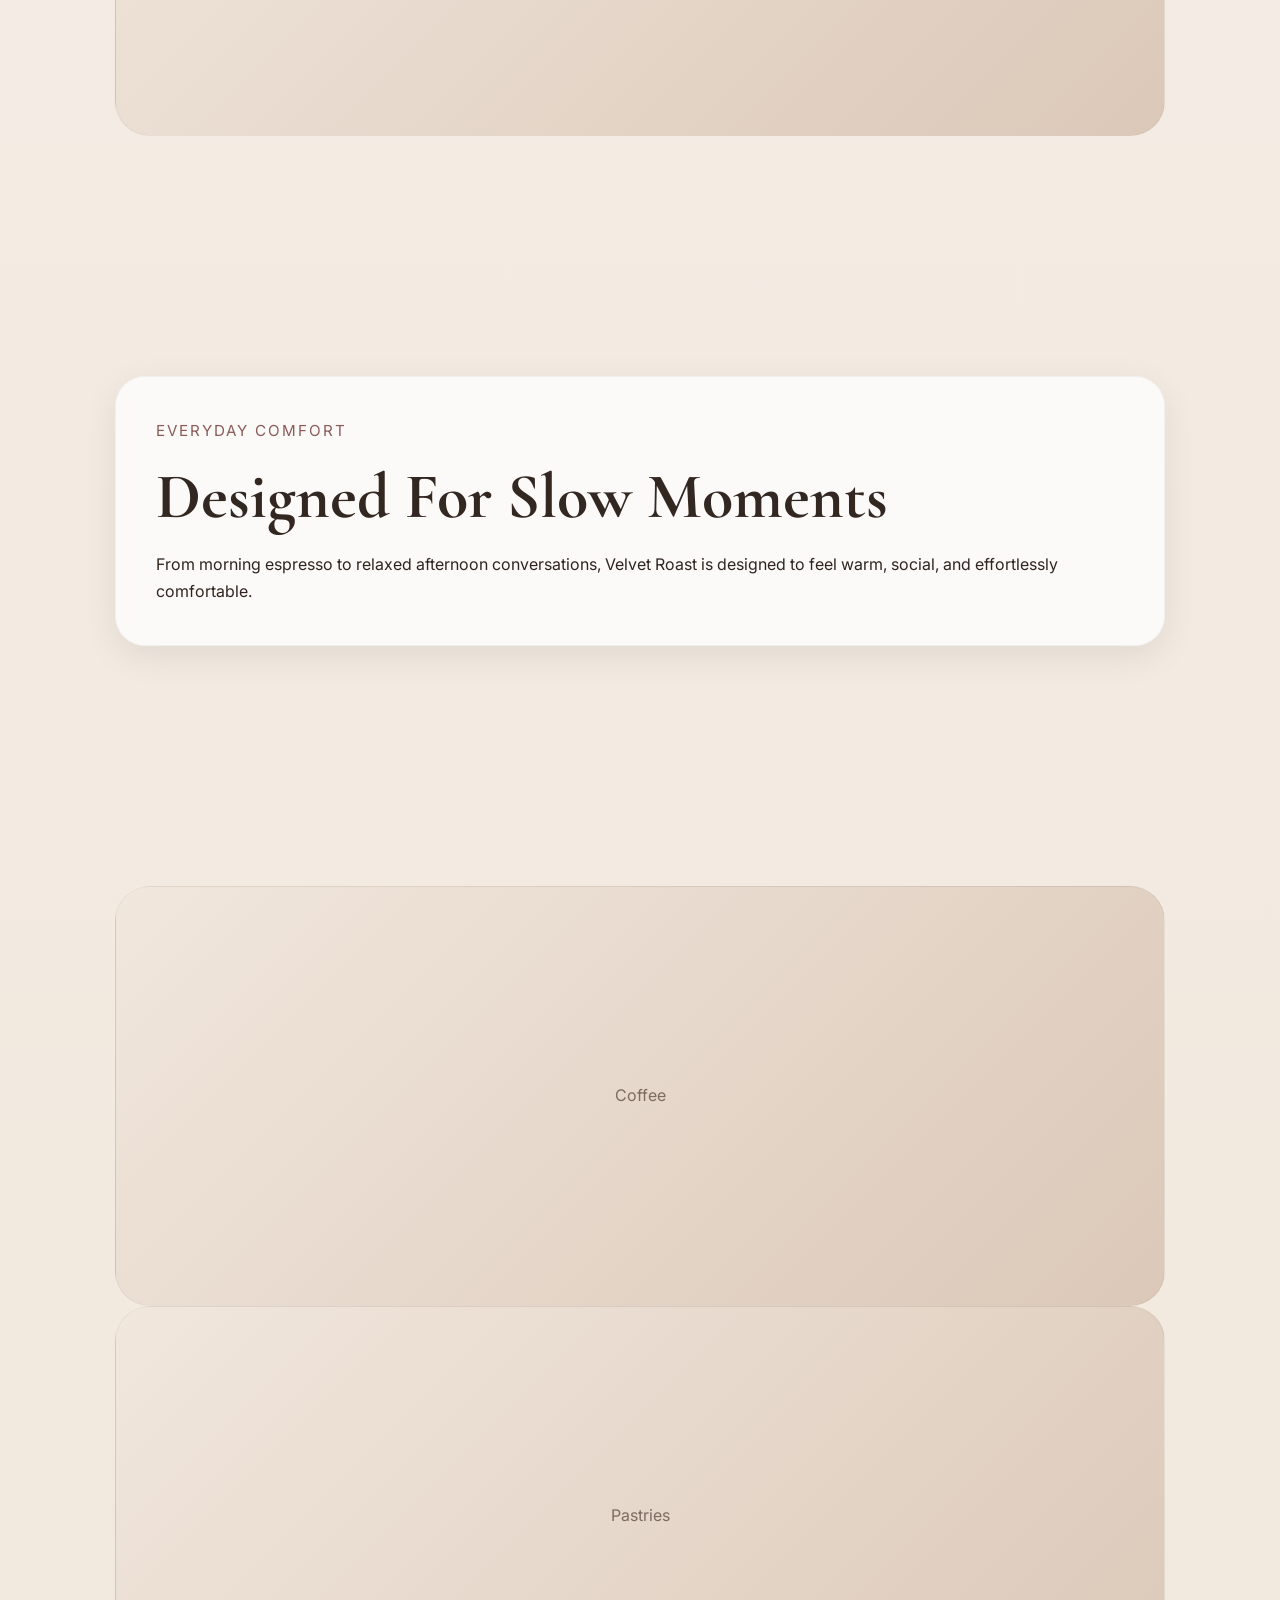
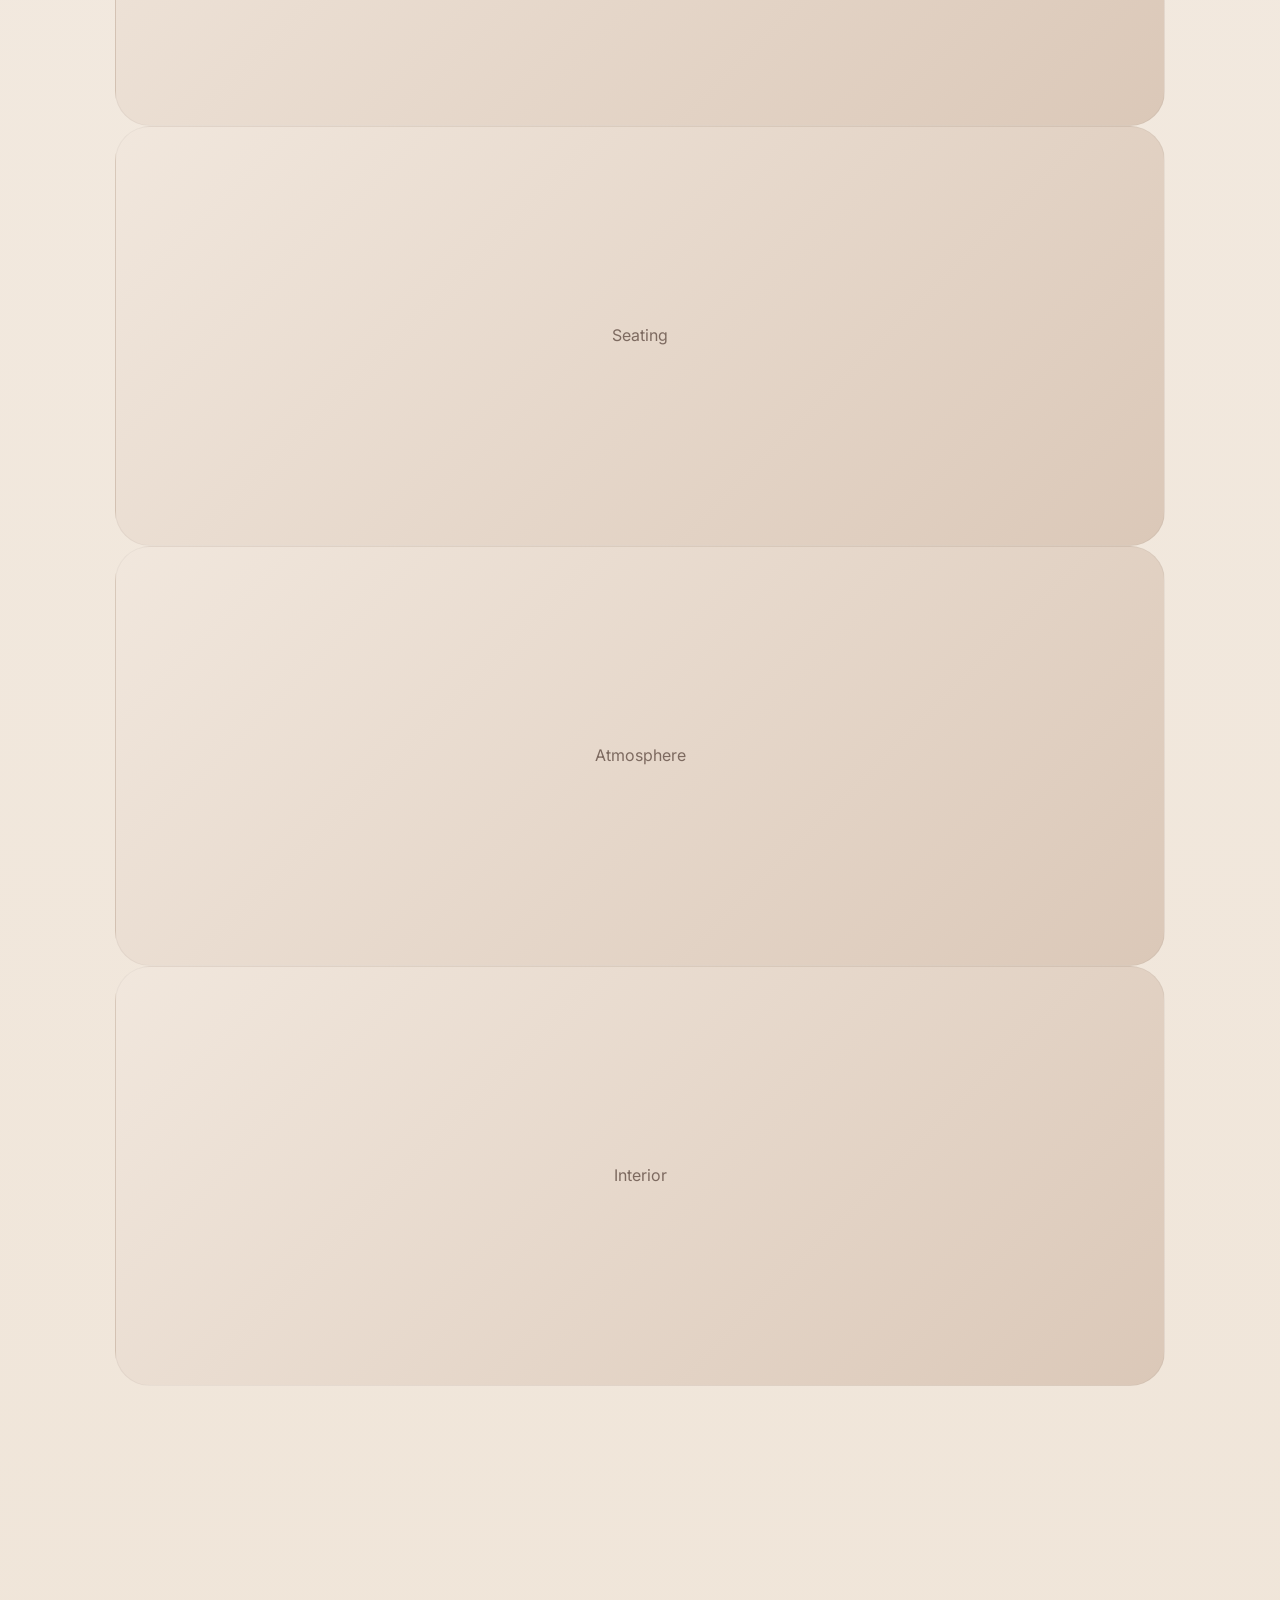
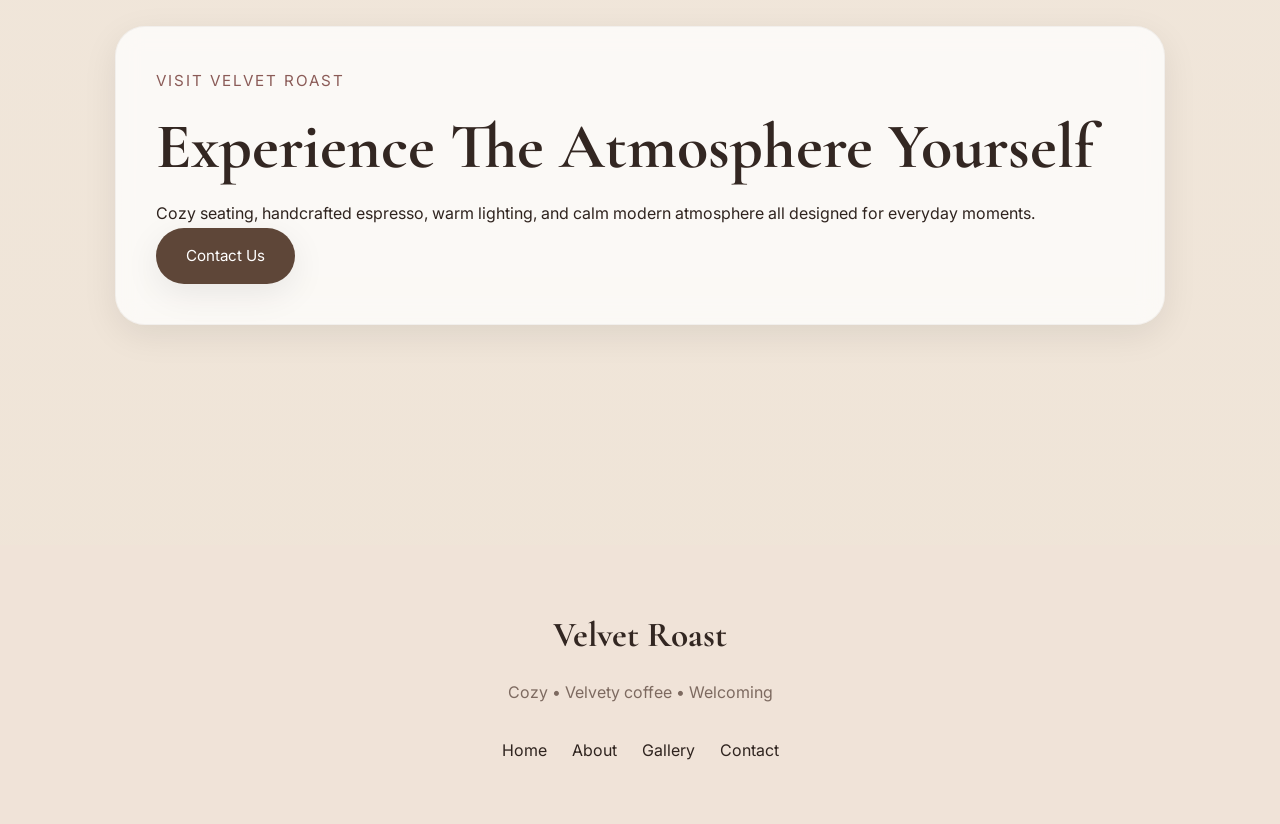
<file: gallery.html>
<!DOCTYPE html>
<html lang="en">
<head>

    <meta charset="UTF-8" />

    <meta name="viewport" content="width=device-width, initial-scale=1.0" />

    <title>Gallery | Velvet Roast</title>

    <!-- GOOGLE FONTS -->

    <link rel="preconnect" href="https://fonts.googleapis.com">

    <link href="https://fonts.googleapis.com/css2?family=Cormorant+Garamond:wght@400;500;600;700&family=Inter:wght@300;400;500;600&display=swap" rel="stylesheet">

    <!-- CSS -->

    <link rel="stylesheet" href="style.css">

</head>

<body>

    <!-- NAVBAR -->

    <nav>

        <div class="logo">
            Velvet Roast
        </div>

        <ul>

            <li>
                <a href="index.html">Home</a>
            </li>

            <li>
                <a href="about.html">About</a>
            </li>

            <li>
                <a href="gallery.html">Gallery</a>
            </li>

            <li>
                <a href="contact.html">Contact</a>
            </li>

        </ul>

    </nav>

    <!-- PAGE HERO -->

    <section class="page-hero">

        <div class="page-hero-content fade-in">

            <span class="section-subtitle">
                Velvet Roast Gallery
            </span>

            <h1>
                A Cozy Modern Café Atmosphere
            </h1>

            <p>
                Warm espresso tones, calm interiors,
                handcrafted coffee, and everyday moments
                designed to feel welcoming and relaxed.
            </p>

        </div>

    </section>

    <!-- FEATURED GALLERY -->

    <section class="featured-gallery">

        <div class="featured-gallery-grid">

            <!-- LARGE FEATURE -->

            <div class="featured-large image-placeholder fade-in">

                Featured Café Interior

            </div>

            <!-- SIDE IMAGES -->

            <div class="featured-side-grid">

                <div class="image-placeholder fade-in">
                    Espresso
                </div>

                <div class="image-placeholder fade-in">
                    Seating
                </div>

                <div class="image-placeholder fade-in">
                    Desserts
                </div>

                <div class="image-placeholder fade-in">
                    Coffee Bar
                </div>

            </div>

        </div>

    </section>

    <!-- ATMOSPHERE SECTION -->

    <section class="atmosphere-section">

        <div class="atmosphere-header fade-in">

            <span class="section-subtitle">
                Atmosphere
            </span>

            <h2 class="section-title">
                Calm, Warm & Effortless
            </h2>

            <p>
                Velvet Roast blends airy interior designs
                with cozy café warmth,
                creating a space people genuinely enjoy staying in.
            </p>

        </div>

    </section>

    <!-- MAIN GALLERY GRID -->

    <section class="main-gallery">

        <div class="main-gallery-grid">

            <div class="gallery-card image-placeholder fade-in">
                Morning Coffee
            </div>

            <div class="gallery-card image-placeholder fade-in">
                Espresso Bar
            </div>

            <div class="gallery-card image-placeholder fade-in">
                Brunch
            </div>

            <div class="gallery-card image-placeholder fade-in">
                Modern Interior
            </div>

            <div class="gallery-card image-placeholder fade-in">
                Signature Dessert
            </div>

            <div class="gallery-card image-placeholder fade-in">
                Cozy Seating
            </div>

            <div class="gallery-card image-placeholder fade-in">
                Coffee Detail
            </div>

            <div class="gallery-card image-placeholder fade-in">
                Afternoon Atmosphere
            </div>

        </div>

    </section>

    <!-- EXPERIENCE SECTION -->

    <section class="gallery-experience">

        <div class="experience-content card fade-in">

            <span class="section-subtitle">
                Everyday Comfort
            </span>

            <h2 class="section-title">
                Designed For Slow Moments
            </h2>

            <p>
                From morning espresso
                to relaxed afternoon conversations,
                Velvet Roast is designed to feel warm,
                social, and effortlessly comfortable.
            </p>

        </div>

    </section>

    <!-- MINI PREVIEW STRIP -->

    <section class="preview-strip">

        <div class="preview-strip-grid">

            <div class="mini-image image-placeholder fade-in">
                Coffee
            </div>

            <div class="mini-image image-placeholder fade-in">
                Pastries
            </div>

            <div class="mini-image image-placeholder fade-in">
                Seating
            </div>

            <div class="mini-image image-placeholder fade-in">
                Atmosphere
            </div>

            <div class="mini-image image-placeholder fade-in">
                Interior
            </div>

        </div>

    </section>

    <!-- CTA SECTION -->

    <section class="gallery-cta">

        <div class="gallery-cta-content card fade-in">

            <span class="section-subtitle">
                Visit Velvet Roast
            </span>

            <h2 class="section-title">
                Experience The Atmosphere Yourself
            </h2>

            <p>
                Cozy seating, handcrafted espresso,
                warm lighting, and calm modern atmosphere
                all designed for everyday moments.
            </p>

            <a href="contact.html" class="btn primary-btn">
                Contact Us
            </a>

        </div>

    </section>

    <!-- FOOTER -->

    <footer>

        <div class="footer-content">

            <h3>
                Velvet Roast
            </h3>

            <p>
                Cozy • Velvety coffee • Welcoming
            </p>

            <div class="footer-links">

                <a href="index.html">Home</a>
                <a href="about.html">About</a>
                <a href="gallery.html">Gallery</a>
                <a href="contact.html">Contact</a>

            </div>

        </div>

    </footer>

    <!-- SCRIPT -->

    <script src="script.js"></script>

</body>
</html>
</file>
<file: style.css>
/* =========================================
   VELVET ROAST — STYLE.CSS
   Modern Cozy Luxury Café
========================================= */


/* GOOGLE FONTS */

@import url('https://fonts.googleapis.com/css2?family=Cormorant+Garamond:wght@400;500;600;700&family=Inter:wght@300;400;500;600&display=swap');


/* RESET */

*{
    margin:0;
    padding:0;
    box-sizing:border-box;
    scroll-behavior:smooth;
}


/* ROOT COLORS */

:root{

    --cream:#f7f1ea;

    --soft-cream:#efe4d7;

    --light-coffee:#d8c2af;

    --coffee:#9b7b67;

    --espresso:#5e4638;

    --dark-brown:#332722;

    --text:#2f241f;

    --muted:#7d6a60;

    --velvet:#8a5b57;

    --white:#ffffff;

    --shadow:
    0 10px 35px rgba(0,0,0,0.08);

}


/* BODY */

body{

    font-family:'Inter', sans-serif;

    background:
    linear-gradient(
        to bottom,
        #faf7f3,
        #f5eee7,
        #efe4d7
    );

    color:var(--text);

    overflow-x:hidden;

    line-height:1.7;

}


/* GLOBAL */

section{

    padding:120px 9%;

}

img{

    width:100%;

    display:block;

}


/* NAVBAR */

nav{

    position:fixed;

    top:0;

    width:100%;

    padding:22px 9%;

    display:flex;

    justify-content:space-between;

    align-items:center;

    z-index:1000;

    background:
    rgba(255,255,255,0.65);

    backdrop-filter:blur(18px);

    border-bottom:
    1px solid rgba(0,0,0,0.04);

    transition:0.4s ease;

}


/* LOGO */

.logo{

    font-size:2rem;

    font-family:'Cormorant Garamond', serif;

    font-weight:700;

    color:var(--dark-brown);

    letter-spacing:1px;

}


/* NAV LINKS */

nav ul{

    display:flex;

    gap:35px;

    list-style:none;

}

nav ul li a{

    text-decoration:none;

    color:var(--text);

    font-size:0.98rem;

    position:relative;

    transition:0.3s ease;

}

nav ul li a:hover{

    color:var(--velvet);

}

nav ul li a::after{

    content:'';

    position:absolute;

    left:0;

    bottom:-6px;

    width:0%;

    height:1px;

    background:var(--velvet);

    transition:0.3s ease;

}

nav ul li a:hover::after{

    width:100%;

}


/* HERO SECTION */

.hero{

    min-height:100vh;

    display:grid;

    grid-template-columns:1.1fr 1fr;

    align-items:center;

    gap:60px;

    padding-top:140px;

    position:relative;

}
.page-hero{

    min-height:auto;

    padding-top:160px;

    padding-bottom:60px;

}

/* SUBTLE TOP GLOW */

.hero::before{

    content:'';

    position:absolute;

    top:-200px;

    right:-100px;

    width:500px;

    height:500px;

    background:
    radial-gradient(
        circle,
        rgba(138,91,87,0.12),
        transparent 70%
    );

    z-index:-1;

}


/* HERO CONTENT */

.hero-content h1{

    font-size:6rem;

    font-family:'Cormorant Garamond', serif;

    line-height:1;

    margin:20px 0;

    color:var(--dark-brown);

}

.hero-content p{

    max-width:580px;

    color:var(--muted);

    font-size:1.08rem;

}


/* HERO TAG */

.hero-tag{

    display:inline-block;

    padding:10px 18px;

    background:
    rgba(138,91,87,0.08);

    border-radius:30px;

    color:var(--velvet);

    font-size:0.9rem;

    margin-bottom:10px;

}


/* BUTTONS */

.hero-buttons{

    margin-top:40px;

    display:flex;

    gap:18px;

    flex-wrap:wrap;

}

.btn{

    padding:15px 30px;

    border-radius:40px;

    text-decoration:none;

    font-size:0.95rem;

    transition:0.4s ease;

    display:inline-flex;

    align-items:center;

    justify-content:center;

}


/* PRIMARY BUTTON */

.primary-btn{

    background:var(--espresso);

    color:white;

    box-shadow:var(--shadow);

}

.primary-btn:hover{

    transform:translateY(-4px);

    background:#725849;

}


/* SECONDARY BUTTON */

.secondary-btn{

    border:
    1px solid rgba(0,0,0,0.08);

    color:var(--text);

    background:white;

}

.secondary-btn:hover{

    background:var(--soft-cream);

}


/* IMAGE PLACEHOLDER */

.image-placeholder{

    width:100%;

    height:420px;

    border-radius:35px;

    background:
    linear-gradient(
        135deg,
        #f1e7dd,
        #dbc8b8
    );

    display:flex;

    align-items:center;

    justify-content:center;

    color:var(--muted);

    font-size:1rem;

    border:
    1px solid rgba(0,0,0,0.04);

}


/* TITLES */

.section-subtitle{

    color:var(--velvet);

    font-size:0.95rem;

    text-transform:uppercase;

    letter-spacing:2px;

}

.section-title{

    font-size:4rem;

    font-family:'Cormorant Garamond', serif;

    color:var(--dark-brown);

    margin:18px 0;

    line-height:1.1;

}


/* CARD */

.card{

    background:
    rgba(255,255,255,0.75);

    border:
    1px solid rgba(0,0,0,0.04);

    border-radius:30px;

    padding:40px;

    box-shadow:var(--shadow);

    backdrop-filter:blur(12px);

}


/* GRID */

.grid{

    display:grid;

    grid-template-columns:
    repeat(auto-fit,minmax(260px,1fr));

    gap:30px;

}


/* SIGNATURE SECTION */

.signature-section{

    display:grid;

    grid-template-columns:1fr 420px;

    gap:60px;

    align-items:center;

}


/* GALLERY */

.gallery-grid{

    display:grid;

    grid-template-columns:
    repeat(auto-fit,minmax(220px,1fr));

    gap:25px;

    margin-top:60px;

}

.gallery-item{

    height:260px;

}


/* REVIEWS */

.reviews-grid{

    display:grid;

    grid-template-columns:
    repeat(auto-fit,minmax(280px,1fr));

    gap:30px;

    margin-top:50px;

}

.review-card p{

    color:var(--muted);

    margin-bottom:20px;

}

.review-card span{

    color:var(--espresso);

    font-weight:500;

}


/* HOURS */

.hours-grid{

    margin-top:30px;

    display:grid;

    grid-template-columns:
    repeat(auto-fit,minmax(200px,1fr));

    gap:30px;

}

.hours-grid h4{

    margin-bottom:8px;

    color:var(--dark-brown);

}


/* CONTACT */

.contact-grid{

    display:grid;

    grid-template-columns:1fr 1.2fr;

    gap:40px;

}

.contact-details{

    margin-top:30px;

}

.contact-item{

    margin-bottom:30px;

}

.contact-item h4{

    color:var(--dark-brown);

    margin-bottom:8px;

}


/* FORM */

form{

    margin-top:30px;

}

input,
textarea{

    width:100%;

    padding:18px;

    margin-bottom:18px;

    border-radius:18px;

    border:
    1px solid rgba(0,0,0,0.06);

    background:white;

    font-family:'Inter', sans-serif;

    outline:none;

}

textarea{

    min-height:160px;

    resize:none;

}


/* MAP */

.map-placeholder{

    width:100%;

    height:400px;

    border-radius:35px;

    margin-top:40px;

    background:
    linear-gradient(
        135deg,
        #eadbcd,
        #d9c1af
    );

    display:flex;

    justify-content:center;

    align-items:center;

    color:var(--muted);

}


/* SOCIAL LINKS */

.social-links{

    display:flex;

    gap:18px;

    margin-top:30px;

    flex-wrap:wrap;

}

.social-links a{

    text-decoration:none;

    color:var(--espresso);

    padding:12px 20px;

    border-radius:30px;

    background:white;

    transition:0.3s ease;

}

.social-links a:hover{

    background:var(--soft-cream);

}


/* FOOTER */

footer{

    padding:60px 9%;

    background:#f0e3d8;

    margin-top:100px;

}

.footer-content{

    text-align:center;

}

.footer-content h3{

    font-size:2.2rem;

    font-family:'Cormorant Garamond', serif;

    color:var(--dark-brown);

}

.footer-content p{

    color:var(--muted);

    margin:15px 0 30px;

}

.footer-links{

    display:flex;

    justify-content:center;

    gap:25px;

    flex-wrap:wrap;

}

.footer-links a{

    text-decoration:none;

    color:var(--text);

}


/* FADE ANIMATION */

.fade-in{

    animation:fadeUp 1s ease;

}

@keyframes fadeUp{

    from{

        opacity:0;

        transform:translateY(30px);

    }

    to{

        opacity:1;

        transform:translateY(0);

    }

}


/* RESPONSIVE */

@media(max-width:1100px){

    .hero{

        grid-template-columns:1fr;

    }

    .signature-section{

        grid-template-columns:1fr;

    }

    .contact-grid{

        grid-template-columns:1fr;

    }

}


@media(max-width:850px){

    nav{

        flex-direction:column;

        gap:18px;

    }

    nav ul{

        gap:18px;

        flex-wrap:wrap;

        justify-content:center;

    }

    .hero-content h1{

        font-size:4.5rem;

    }

    .section-title{

        font-size:3rem;

    }

}


@media(max-width:600px){

    section{

        padding:90px 7%;

    }

    .page-hero{

        padding-top:220px;

    }

    .hero-content h1{

        font-size:3.4rem;

    }

    .section-title{

        font-size:2.4rem;

    }

    .hero-buttons{

        flex-direction:column;

        align-items:flex-start;

    }

}
</file>
